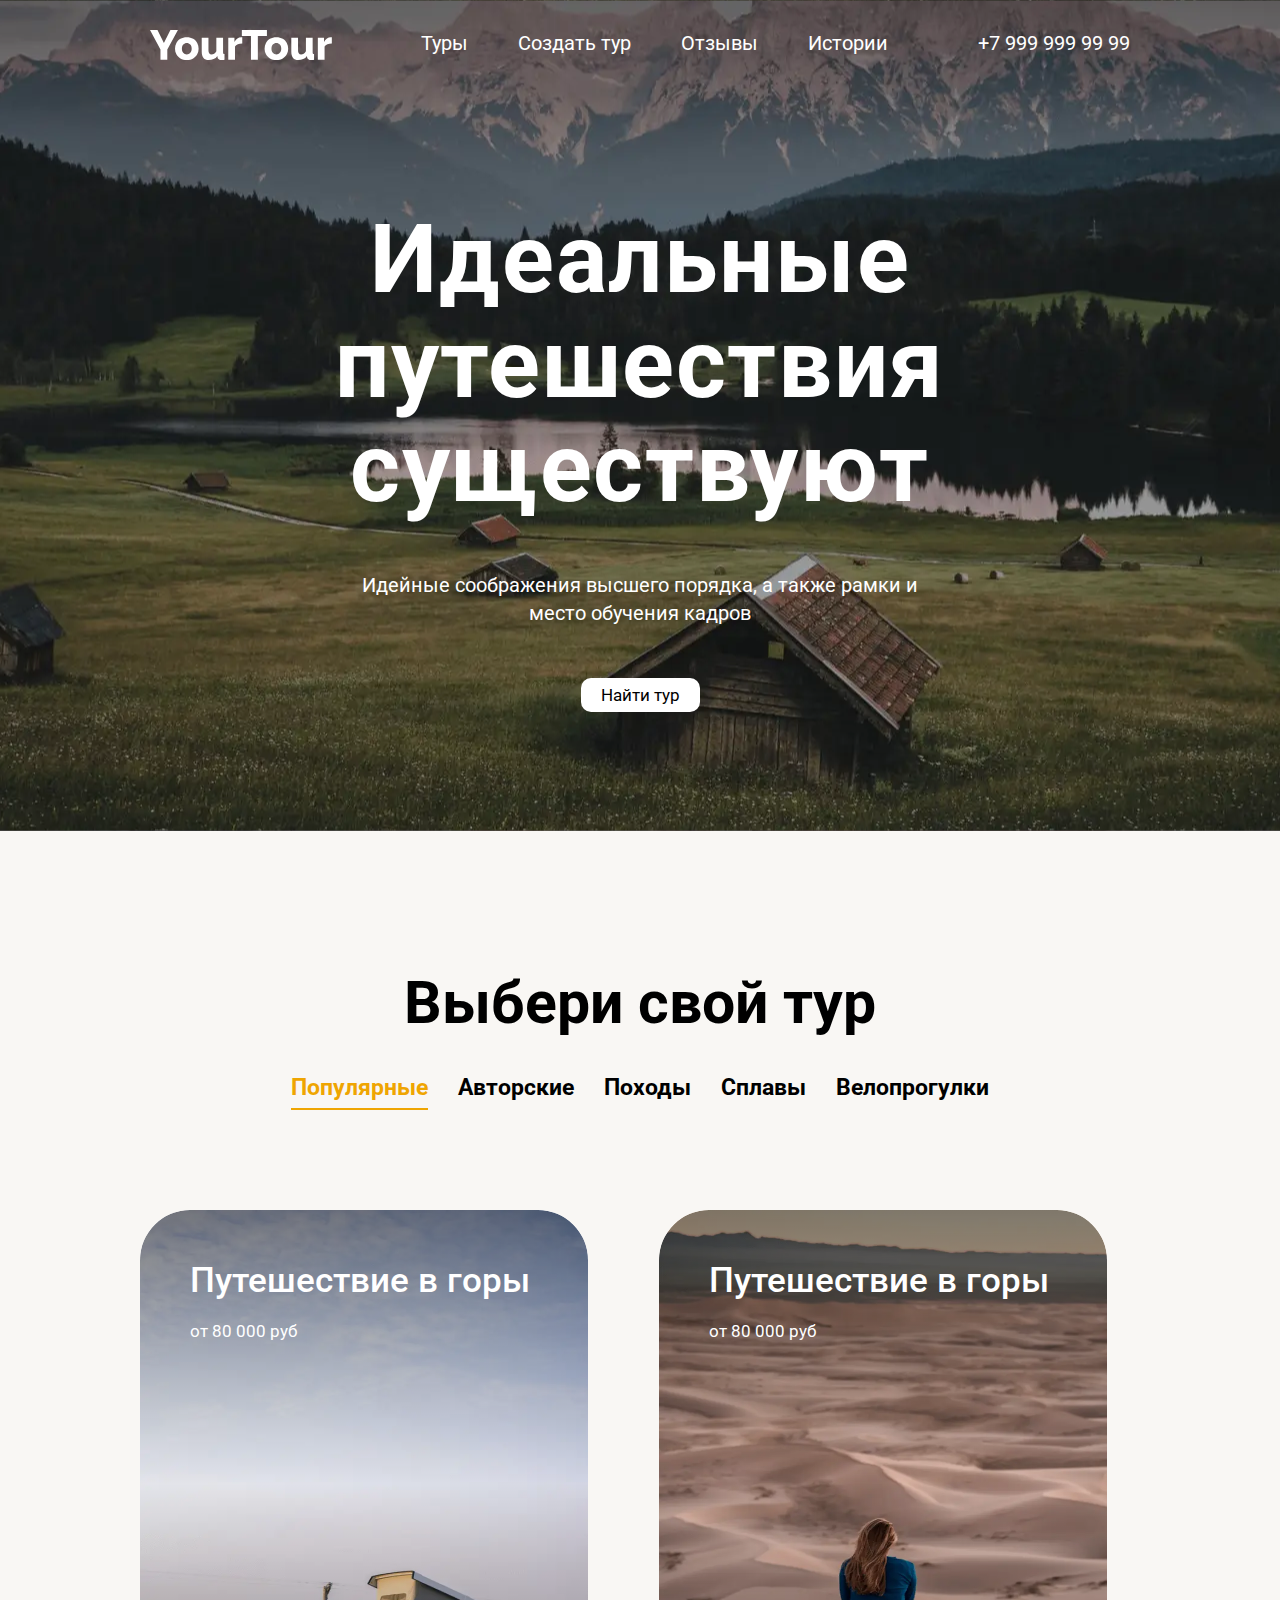
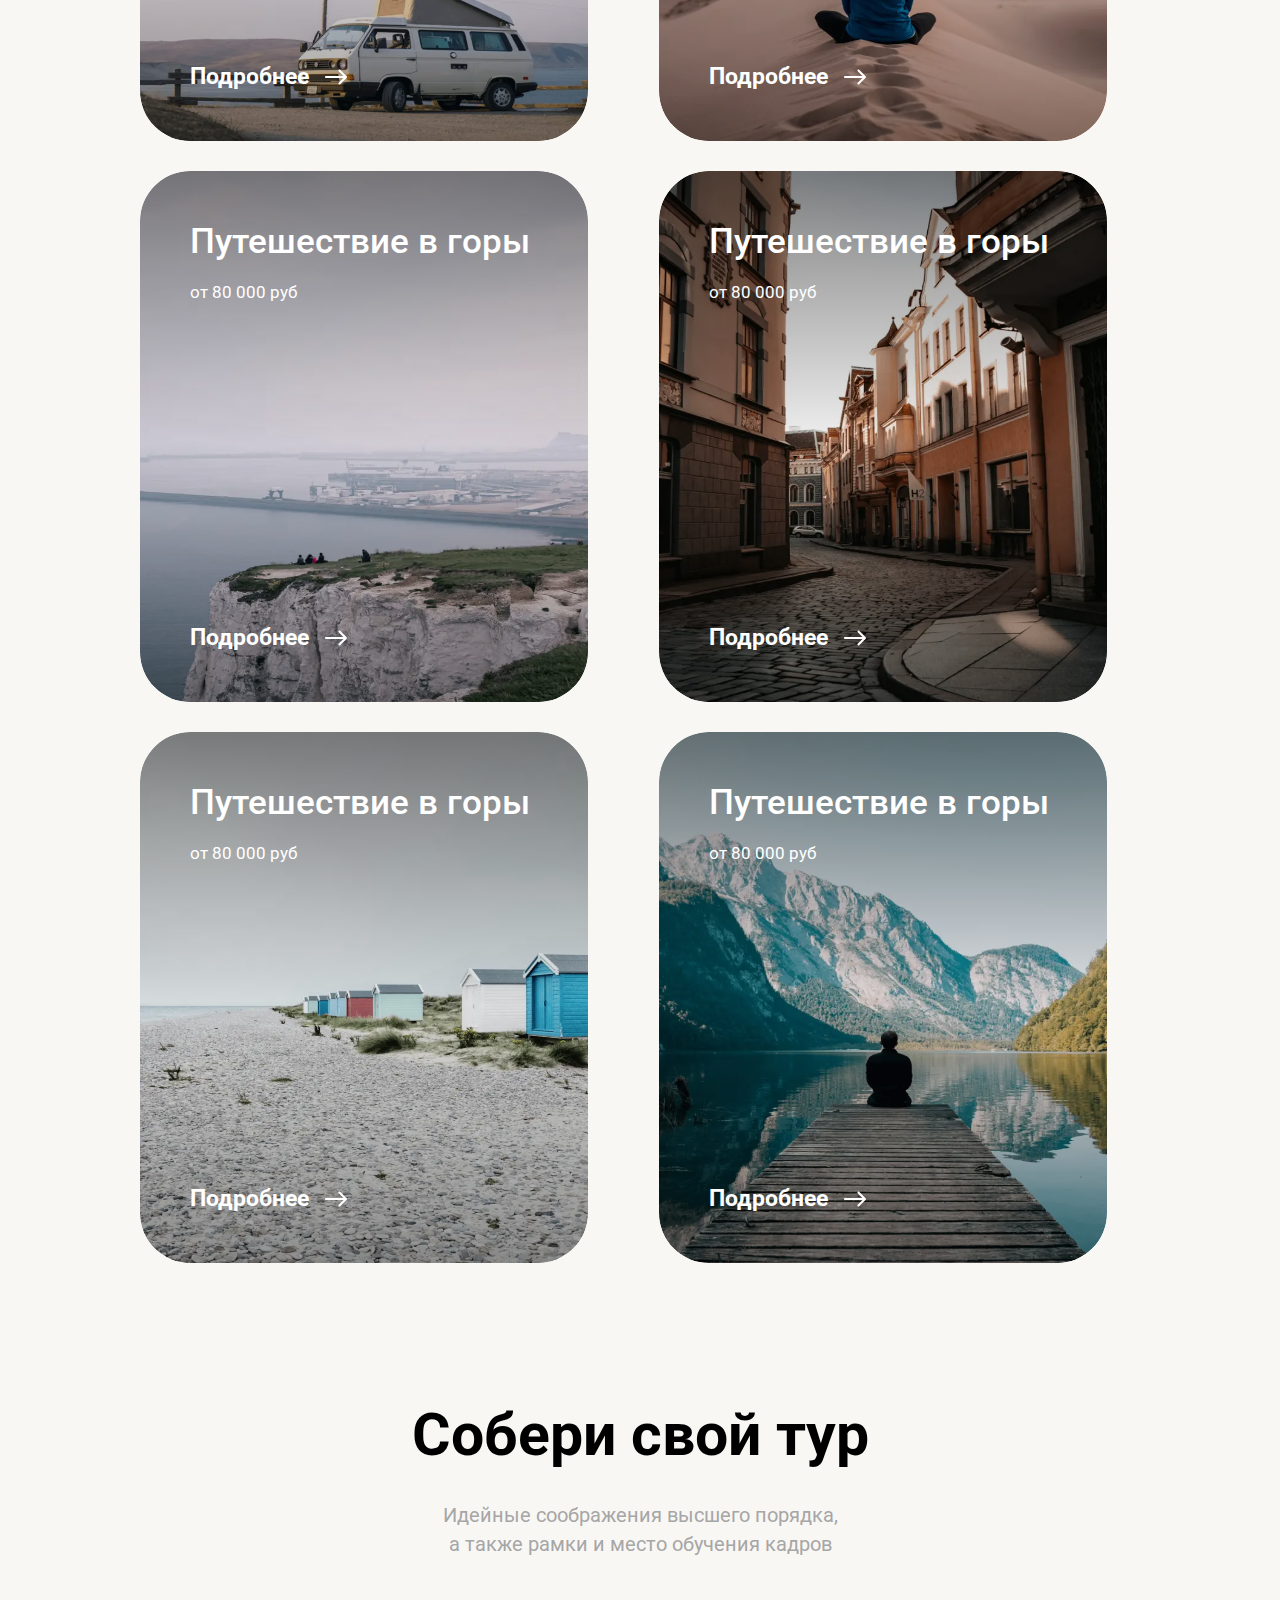
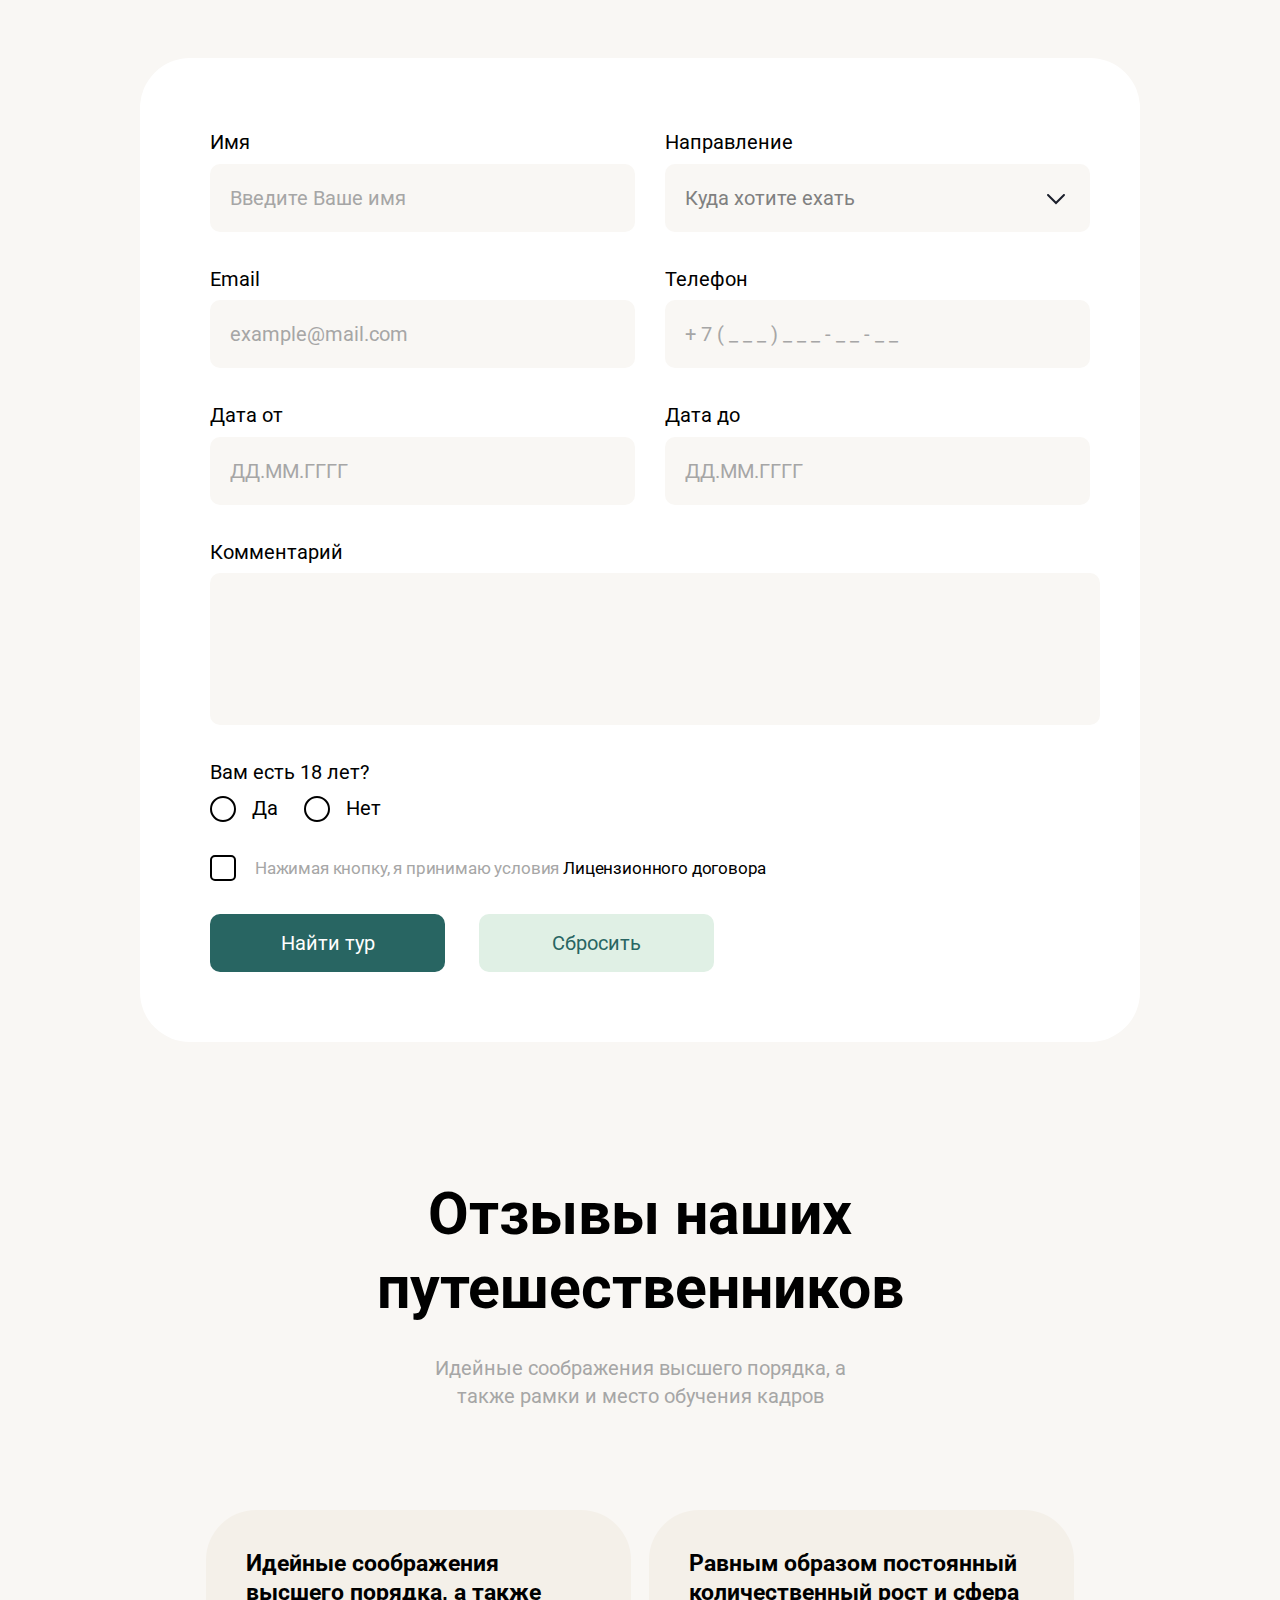
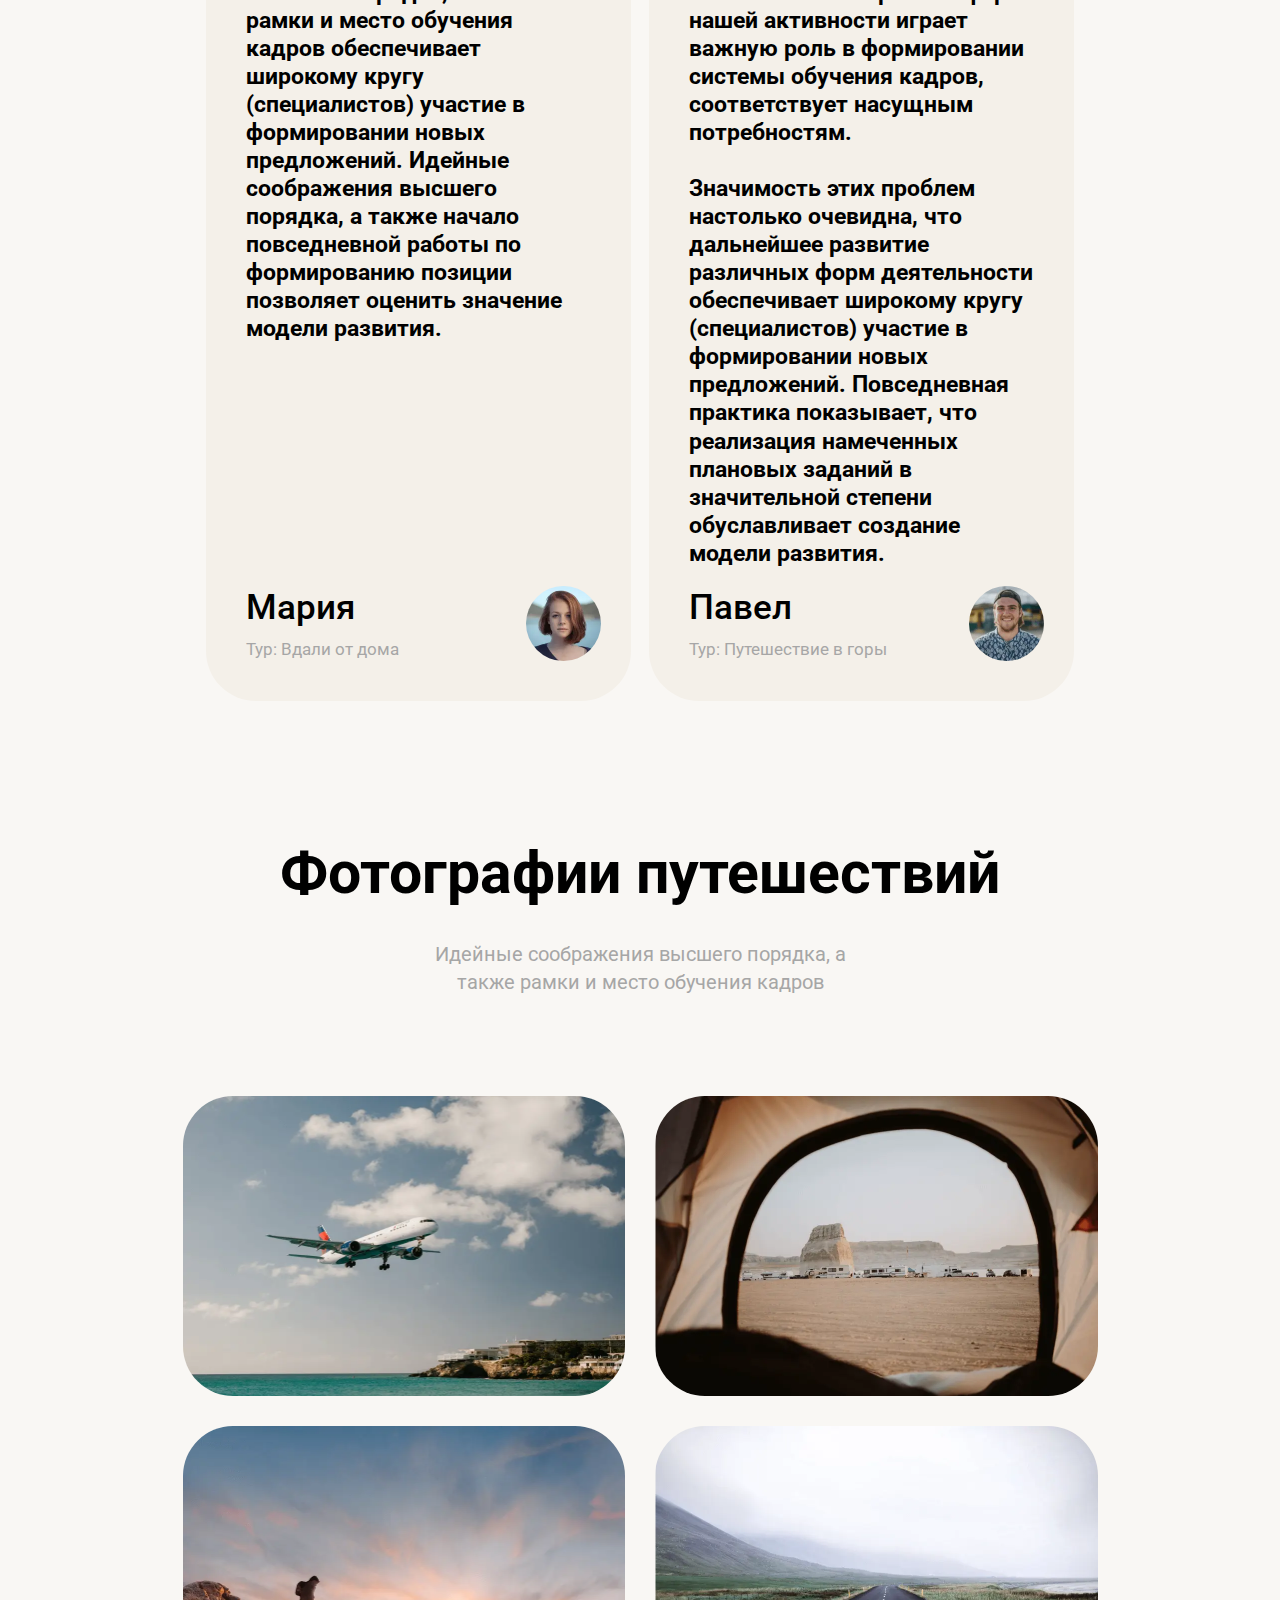
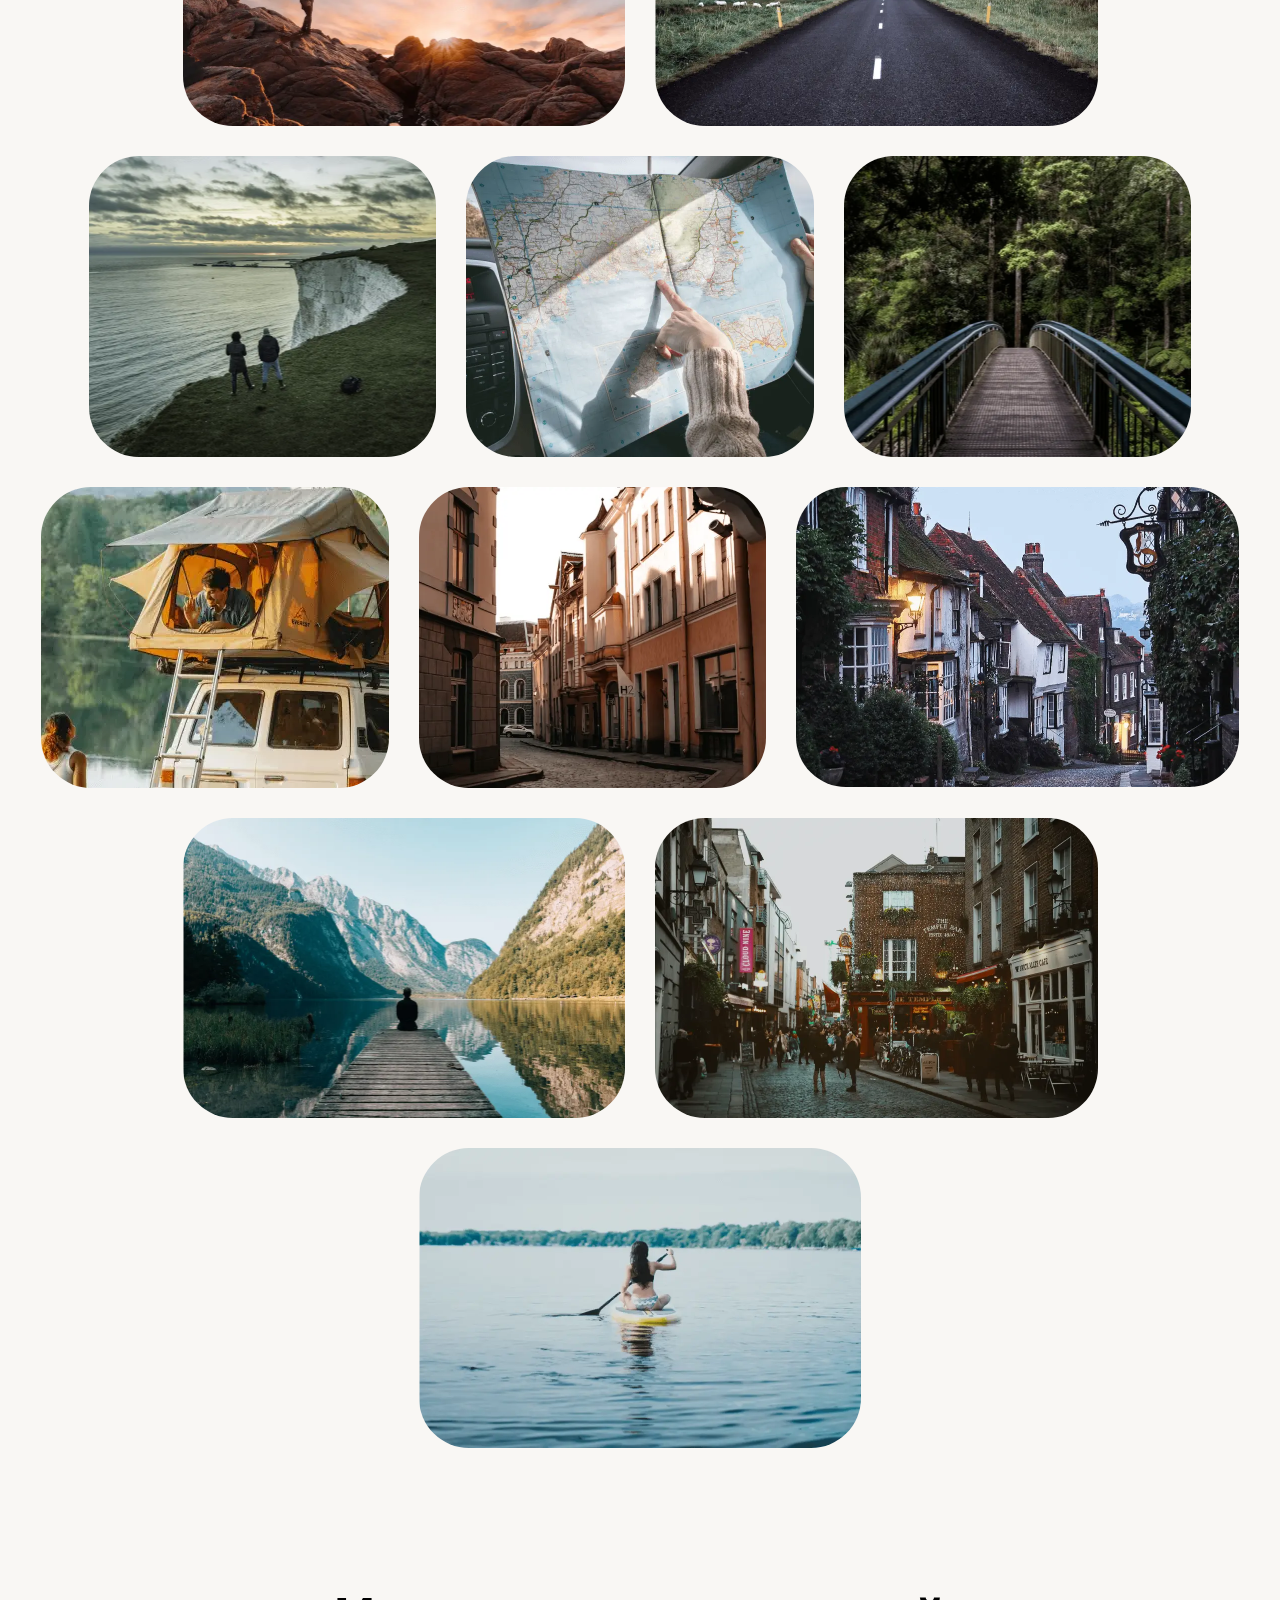
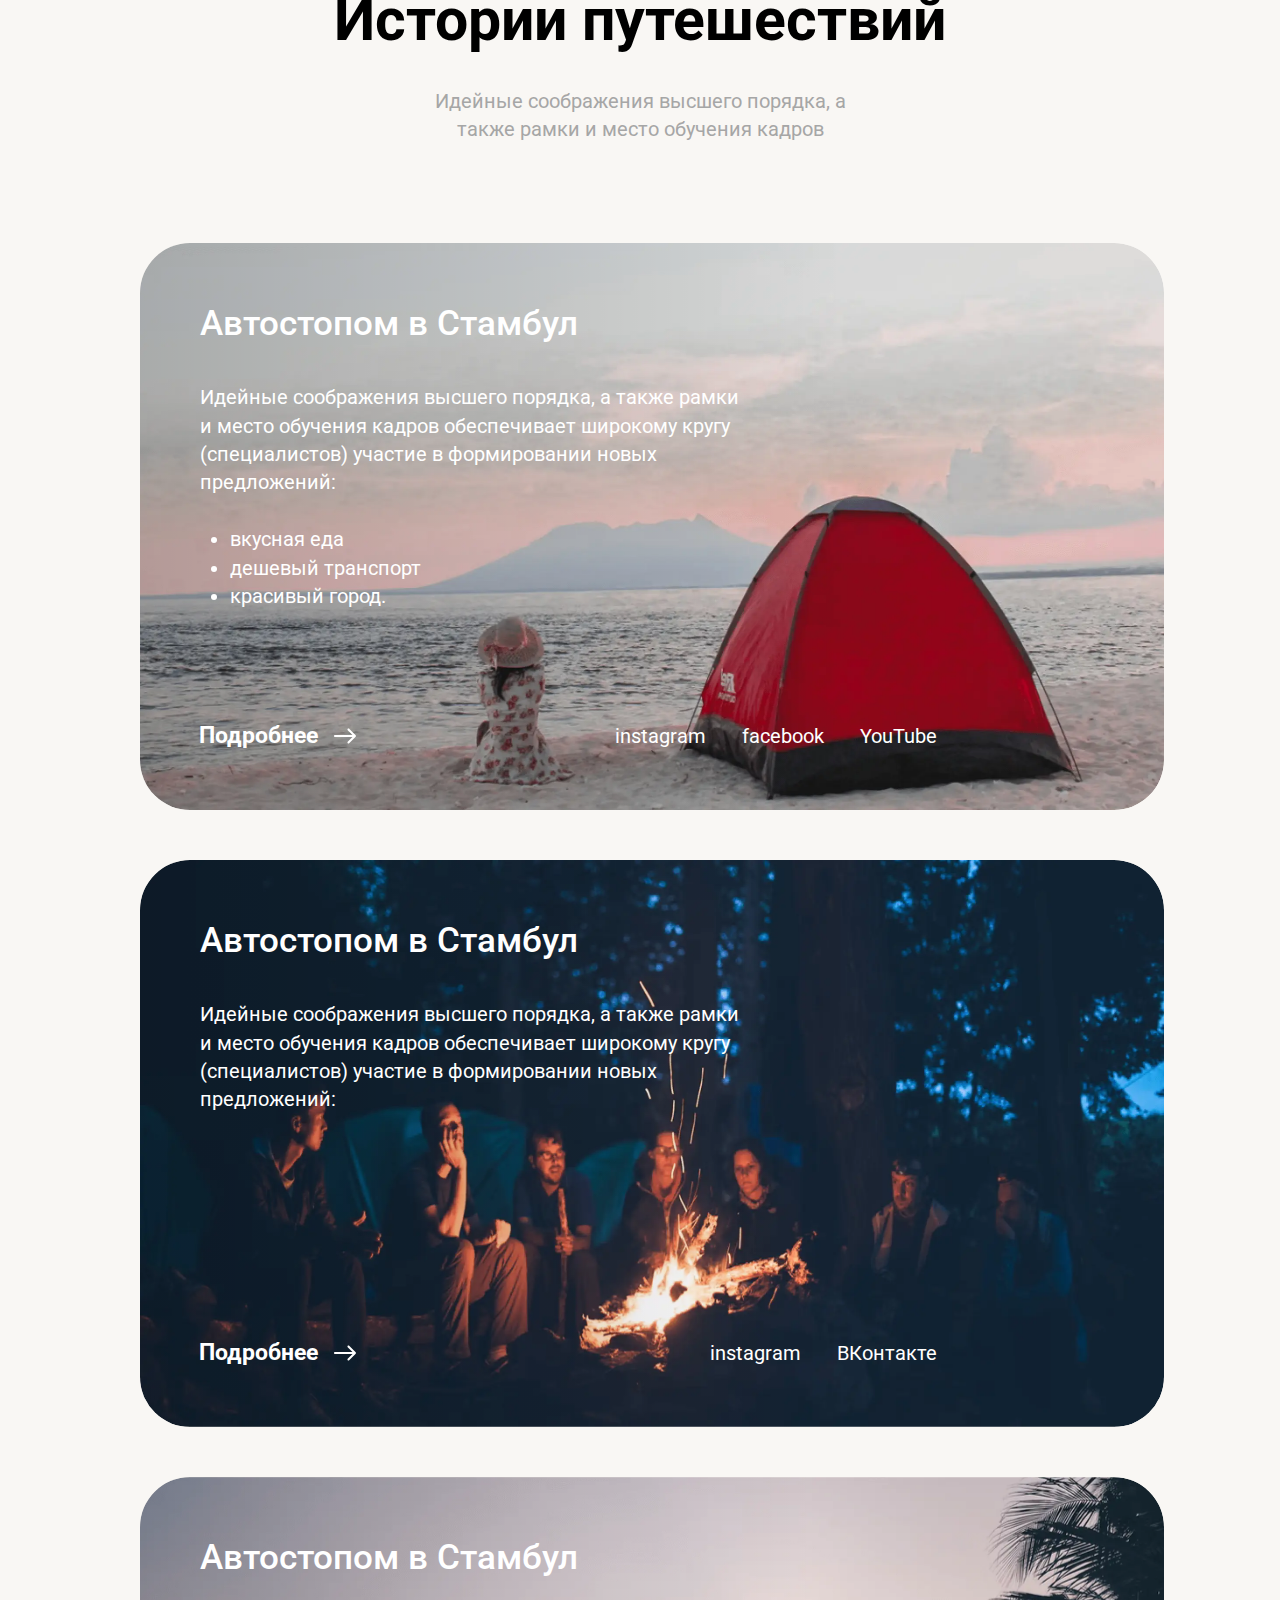
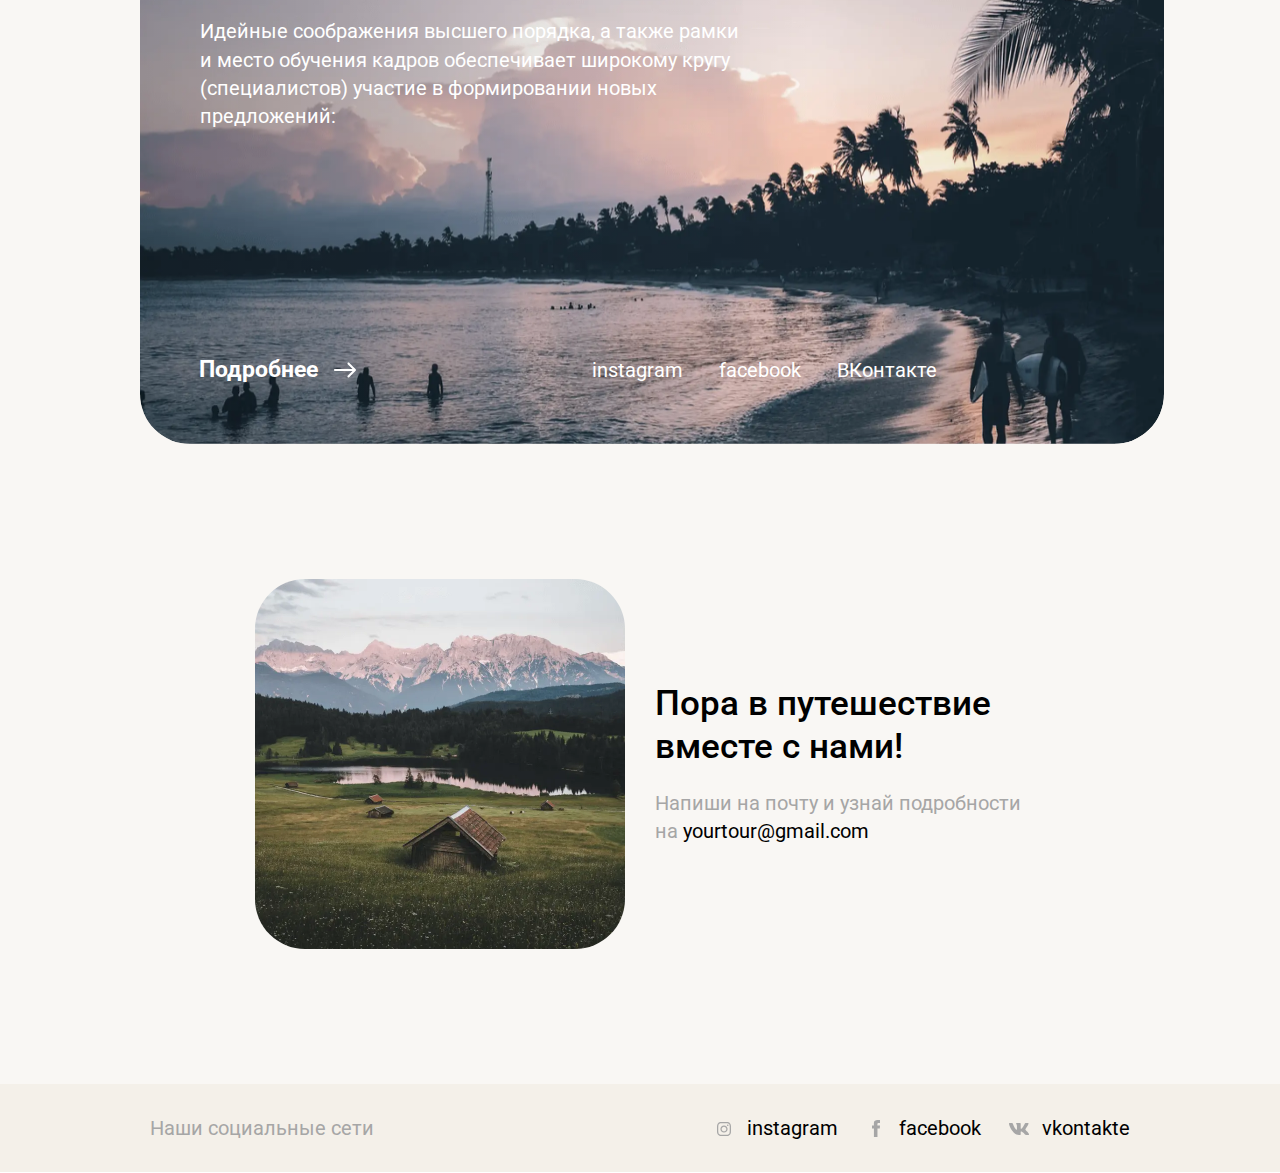
<file: index.html>
<!DOCTYPE html>
<html lang="en">

<head>
    <title>YourTour</title>
    <link rel="icon" type="image/x-icon" href="./images/favicon 32х32.svg">
    <meta charset="UTF-8">
    <meta name="viewport" content="width=device-width, initial-scale=1.0">
    <meta name="description" content="Идейные соображения высшего порядка, а также рамки и место обучения кадров" />
    <meta name="keywords" content="походы, автостопом в Стамбул, туры, путешествие в горы  " />
    <link rel="stylesheet" href="./yourTour.css">
</head>

<body>
    <header id="top">
        <div class="header__navigation">
            <img class="logo" src="./images/YourTour.svg" />
           <a class="hidden_link" href="#top"><img class="logo black-logo" src="./images/black_logo.svg" /></a> 
            <div class="header__items">
                <a class="header__item" href="#tours">Туры</a>
                <a class="header__item" href="#create-tour">Создать тур</a>
                <a class="header__item" href="#review">Отзывы</a>
                <a class="header__item" href="#history">Истории</a>
            </div>
            <a class="header__item" href="tel:+79999999999">+7 999 999 99 99</a>
        </div>
        <div class="header__banner">
            <p class="header__title">Идеальные путешествия существуют</p>
            <p class="header__subtitle">Идейные соображения высшего порядка, а также рамки и место обучения кадров</p>
            <button class="header__button">Найти тур</button>
        </div>
    </header>
    <div class="main">
        <div  id="tours" class="list">
            <h2 class="list__title">Выбери свой тур</h2>
            <div class="list__tabs">
                <p class="tab-active">Популярные</p>
                <p class="tab">Авторские</p>
                <p class="tab">Походы</p>
                <p class="tab">Сплавы</p>
                <p class="tab">Велопрогулки</p>
            </div>
            <div class="list__grid">
                <div class="list__item">
                    <img class="list__image" src="./images/card tour photo-1.webp" />
                    <div class="list__absolute">
                        <p class="list__subtitle">Путешествие в горы</p>
                        <p class="list__price">от 80 000 руб</p>
                    </div>
                    <button class="list__btn">
                        <span class="list__text-btn">Подробнее</span>
                        <img class="list__arrow" src="./images/arrow bt.svg" />
                    </button>
                </div>
                <div class="list__item">
                    <img class="list__image" src="./images/card tour photo-2.webp" />
                    <div class="list__absolute">
                        <p class="list__subtitle">Путешествие в горы</p>
                        <p class="list__price">от 80 000 руб</p>
                    </div>
                    <button class="list__btn">
                        <span class="list__text-btn">Подробнее</span>
                        <img class="list__arrow" src="./images/arrow bt.svg" />
                    </button>
                </div>
                <div class="list__item">
                    <img class="list__image" src="./images/card tour photo-3.webp" />
                    <div class="list__absolute">
                        <p class="list__subtitle">Путешествие в горы</p>
                        <p class="list__price">от 80 000 руб</p>
                    </div>
                    <button class="list__btn">
                        <span class="list__text-btn">Подробнее</span>
                        <img class="list__arrow" src="./images/arrow bt.svg" />
                    </button>
                </div>
                <div class="list__item">
                    <img class="list__image" src="./images/card tour photo-4.webp" />
                    <div class="list__absolute">
                        <p class="list__subtitle">Путешествие в горы</p>
                        <p class="list__price">от 80 000 руб</p>
                    </div>
                    <button class="list__btn">
                        <span class="list__text-btn">Подробнее</span>
                        <img class="list__arrow" src="./images/arrow bt.svg" />
                    </button>
                </div>
                <div class="list__item">
                    <img class="list__image" src="./images/card tour photo-5.webp" />
                    <div class="list__absolute">
                        <p class="list__subtitle">Путешествие в горы</p>
                        <p class="list__price">от 80 000 руб</p>
                    </div>
                    <button class="list__btn">
                        <span class="list__text-btn">Подробнее</span>
                        <img class="list__arrow" src="./images/arrow bt.svg" />
                    </button>
                </div>
                <div class="list__item">
                    <img class="list__image" src="./images/card tour photo-6.webp" />
                    <div class="list__absolute">
                        <p class="list__subtitle">Путешествие в горы</p>
                        <p class="list__price">от 80 000 руб</p>
                    </div>
                    <button class="list__btn">
                        <span class="list__text-btn">Подробнее</span>
                        <img class="list__arrow" src="./images/arrow bt.svg" />
                    </button>
                </div>

            </div>
        </div>
        <div  id="create-tour" class="form-block">
            <h2 class="block-title">Собери свой тур</h2>
            <p class="block-subtitle">Идейные соображения высшего порядка, а также рамки и место обучения кадров</p>
            <form class="form">
                <div class="form__item">
                    <label class="item_title">Имя</label>
                    <input class="form__input" placeholder="Введите Ваше имя" />
                </div>
                <div class="form__item">
                    <label class="item_title" for="select">Направление</label>
                    <select required id="select">
                        <option disabled selected hidden value="">Куда хотите ехать</option>
                        <option value="travel">Путешествие в горы</option>
                        <option value="travel">Путешествие в горы</option>
                        <option value="travel">Путешествие в горы</option>
                        <option value="travel">Путешествие в горы</option>
                    </select>
                </div>
                <div class="form__item">
                    <label for="email" class="item_title">Email</label>
                    <input type="email" id="email" class="form__input" placeholder="example@mail.com" />
                </div>
                <div class="form__item">
                    <label for="tel" class="item_title">Телефон</label>
                    <input id="tel" type="tel" class="form__input tel" placeholder="+ 7 ( _ _ _ ) _ _ _ - _ _ - _ _" />
                </div>
                <div class="form__item">
                    <label for="date-1" for="text" class="item_title">Дата от</label>
                    <input id="date-1" type="text" onfocus="(this.type='date')" onblur="(this.type='text')"
                        class="form__input" placeholder="ДД.ММ.ГГГГ" />
                </div>
                <div class="form__item">
                    <label for="date-2" class="item_title">Дата до</label>
                    <input id="date-2" type="text" onfocus="(this.type='date')" onblur="(this.type='text')"
                        class="form__input" placeholder="ДД.ММ.ГГГГ" />
                </div>
                <div class="form__item item_comment">
                    <label for="comment" class="item_title">Комментарий</label>
                    <textarea id="comment" class="form__input-comment"></textarea>
                </div>
                <div class="form__radio">
                    <p class="item_title">Вам есть 18 лет?</p>
                    <div class="radio_labels">
                        <label>
                            <input class="radio" type="radio" name="question">
                            Да
                        </label>
                        <label>
                            <input class="radio" type="radio" name="question">
                            Нет
                        </label>
                    </div>
                </div>
                <div class="form__checkbox">
                    <input class="checkbox" id="check" type="checkbox" />
                    <label for="check">Нажимая кнопку, я принимаю условия <button type="button">Лицензионного
                            договора</button></label>
                </div>
                <div class="form__buttons">
                    <button type="submit" class="button-submit">Найти тур</button>
                    <button type="button" class="button-reset">Сбросить</button>
                </div>
            </form>
        </div>
        <div id="review" class="reviews">
            <h2 class="block-title">Отзывы наших путешественников</h2>
            <p class="block-subtitle">Идейные соображения высшего порядка, а также рамки и место обучения кадров</p>
            <div class="reviews__cards">
                <div class="reviews__card">
                    <p class="reviews__text">Идейные соображения высшего порядка, а также рамки и место обучения кадров
                        обеспечивает широкому кругу (специалистов) участие в формировании новых предложений. Идейные
                        соображения высшего порядка, а также начало повседневной работы по формированию позиции
                        позволяет оценить значение модели развития.</p>
                    <div class="reviews__info">
                        <div class="flex">
                            <p class="reviews__name">Мария</p>
                            <p class="reviews__tour">Тур: Вдали от дома </p>
                        </div>
                        <img class="reviews_image" src="./images/review photo-1.webp" />
                    </div>
                </div>
                <div class="reviews__card">
                    <p class="reviews__text">Равным образом постоянный количественный рост и сфера нашей активности
                        играет важную роль в формировании системы обучения кадров, соответствует насущным потребностям.

                    <p class="reviews__text">Значимость этих проблем настолько очевидна, что дальнейшее развитие
                        различных форм деятельности
                        обеспечивает широкому кругу (специалистов) участие в формировании новых предложений.
                        Повседневная практика показывает, что реализация намеченных плановых заданий в значительной
                        степени обуславливает создание модели развития.</p>
                    </p>
                    <div class="reviews__info">
                        <div class="flex">
                            <p class="reviews__name">Павел</p>
                            <p class="reviews__tour">Тур: Путешествие в горы </p>
                        </div>
                        <img class="reviews_image" src="./images/review photo-2.webp" />
                    </div>
                </div>
            </div>
        </div>
        <div class="gallery">
            <h2 class="block-title">Фотографии путешествий</h2>
            <p class="block-subtitle">Идейные соображения высшего порядка, а также рамки и место обучения кадров</p>
            <div class="gallery__list">
                <img class="gallery__item" src="./images/travel photo-1.webp" />
                <img class="gallery__item hide" src="./images/travel photo-2.webp" />
                <img class="gallery__item mobile" src="./images/travel photo-3.webp" />
                <img class="gallery__item" src="./images/travel photo-4.webp" />
                <img class="gallery__item small-item" src="./images/travel photo-5.webp" />
                <img class="gallery__item small-item mobile" src="./images/travel photo-6.webp" />
                <img class="gallery__item small-item hide" src="./images/travel photo-7.webp" />
                <img class="gallery__item small-item" src="./images/travel photo-8.webp" />
                <img class="gallery__item small-item" src="./images/travel photo-13.webp" />
                <img class="gallery__item" src="./images/travel photo-9.webp" />
                <img class="gallery__item" src="./images/travel photo-10.webp" />
                <img class="gallery__item mobile" src="./images/travel photo-11.webp" />
                <img class="gallery__item hide" src="./images/travel photo-12.webp" />
            </div>
        </div>
        <div id="history" class="list-history">
            <h2 class="block-title">Истории путешествий</h2>
            <p class="block-subtitle">Идейные соображения высшего порядка, а также рамки и место обучения кадров</p>
            <div class="list-history__cards">
                <div class="card-history">
                    <img class="img-history" src="./images/story photo-1.webp" />
                    <div class="history-info">
                        <p class="history-info__title">Автостопом в Стамбул</p>
                        <p class="history-info__subtitle">Идейные соображения высшего порядка, а также рамки и место
                            обучения кадров обеспечивает широкому
                            кругу (специалистов) участие в формировании новых предложений:</p>
                        <ul class="history-points">
                            <li class="points-item"> вкусная еда</li>
                            <li>дешевый транспорт</li>
                            <li>красивый город.</li>
                        </ul>
                        <div class="info-btn">
                            <button class="list__btn">
                                <span class="list__text-btn">Подробнее</span>
                                <img class="list__arrow" src="./images/arrow bt.svg" />
                            </button>
                            <div class="social">
                                <button>instagram</button>
                                <button>facebook</button>
                                <button>YouTube</button>
                            </div>
                        </div>
                    </div>
                </div>
                <div class="card-history">
                    <img class="img-history" src="./images/story photo-2.webp" />
                    <div class="history-info">
                        <p class="history-info__title">Автостопом в Стамбул</p>
                        <p class="history-info__subtitle">Идейные соображения высшего порядка, а также рамки и место
                            обучения кадров обеспечивает широкому
                            кругу (специалистов) участие в формировании новых предложений:</p>
                        <div class="info-btn">
                            <button class="list__btn">
                                <span class="list__text-btn">Подробнее</span>
                                <img class="list__arrow" src="./images/arrow bt.svg" />
                            </button>
                            <div class="social">
                                <button>instagram</button>
                                <button>ВКонтакте</button>
                            </div>
                        </div>
                    </div>
                </div>
                <div class="card-history">
                    <img class="img-history" src="./images/story photo-3.webp" />
                    <div class="history-info">
                        <p class="history-info__title">Автостопом в Стамбул</p>
                        <p class="history-info__subtitle">Идейные соображения высшего порядка, а также рамки и место
                            обучения кадров обеспечивает широкому
                            кругу (специалистов) участие в формировании новых предложений:
                        </p>
                        <div class="info-btn">
                            <button class="list__btn">
                                <span class="list__text-btn">Подробнее</span>
                                <img class="list__arrow" src="./images/arrow bt.svg" />
                            </button>
                            <div class="social">
                                <button>instagram</button>
                                <button>facebook</button>
                                <button>ВКонтакте</button>
                            </div>
                        </div>
                    </div>
                </div>
            </div>
        </div>
    </div> 
    <footer>
        <div class="email">
            <img class="email_img" src="./images/footer photo.webp" />
            <div class="email_info">
                <p class="email_title">Пора в путешествие вместе с нами!</p>
                <p class="email_subtitle">Напиши на почту и узнай подробности на
                    <a href="mailto:yourtour@gmail.com" class="email_btn">yourtour@gmail.com </a>
                </p>
            </div>

        </div>
        <div class="footer_navigation">
            <div class="navigation__container">
                <p class="navigation__title">Наши социальные сети</p>
                <div class="social">
                    <button class="navigation__social">
                        <img class="social_icon" src="./images/inst.svg" />
                        <p class="social_name">instagram</p>
                    </button>
                    <button class="navigation__social">
                        <img class="social_icon" src="./images/fb.svg" />
                        <p class="social_name">facebook</p>
                    </button>
                    <button class="navigation__social">
                        <img class="social_icon" src="./images/vk.svg" />
                        <p class="social_name">vkontakte</p>
                    </button>
                </div>

            </div>
        </div>
    </footer>
    <script src="./yourTour.js"></script>
</body>

</html>
</file>
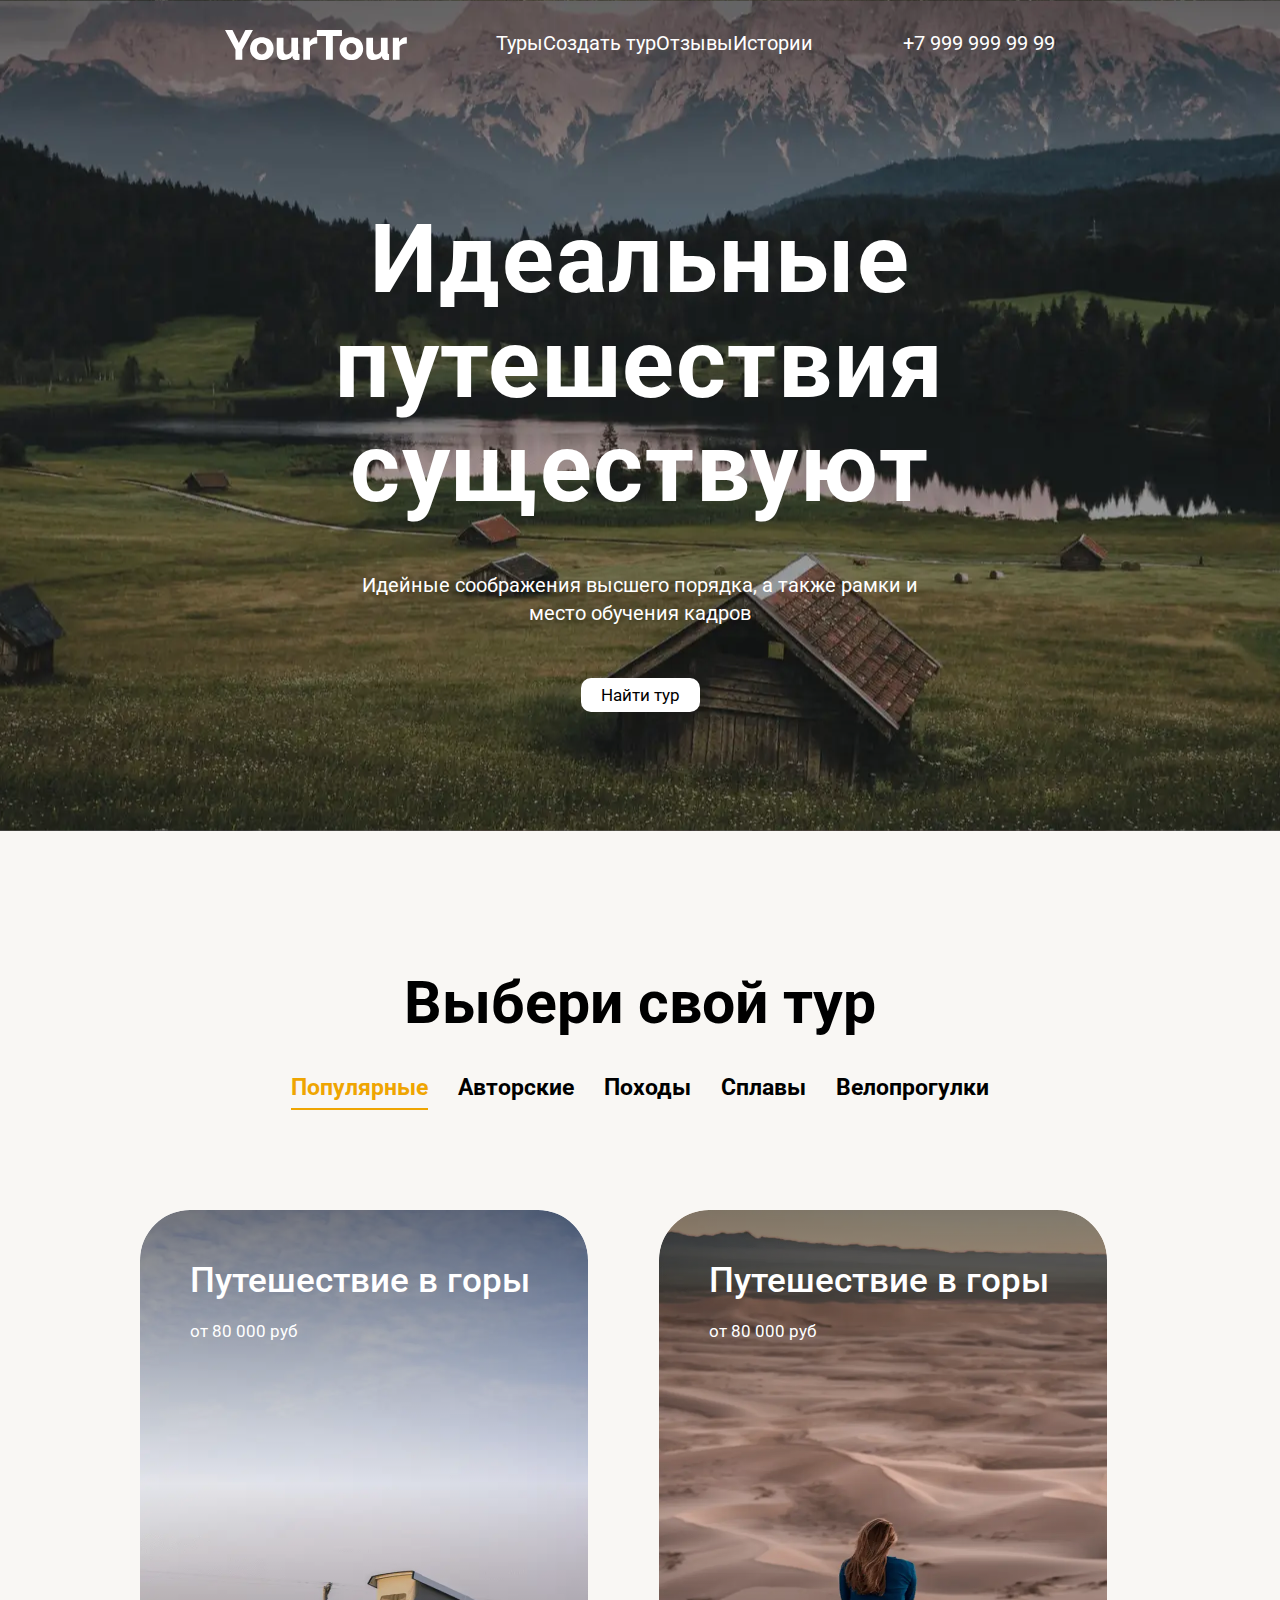
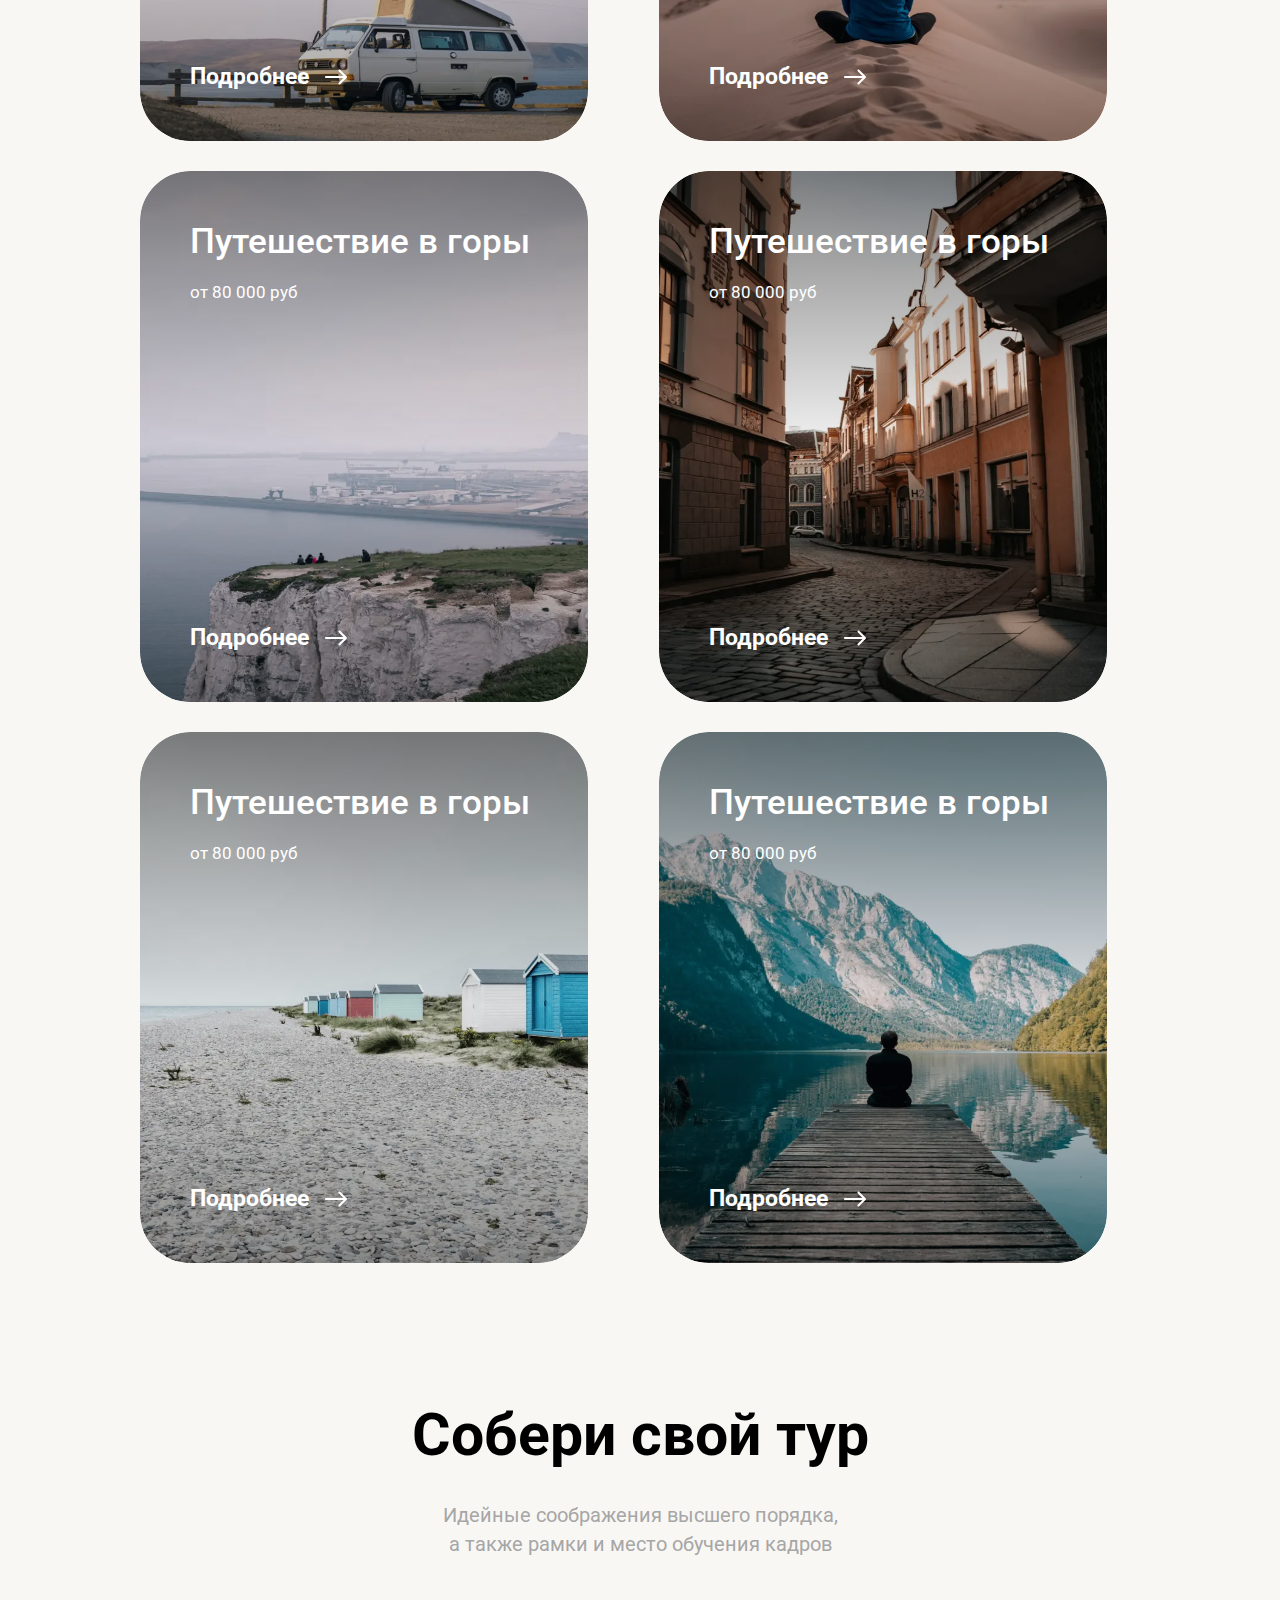
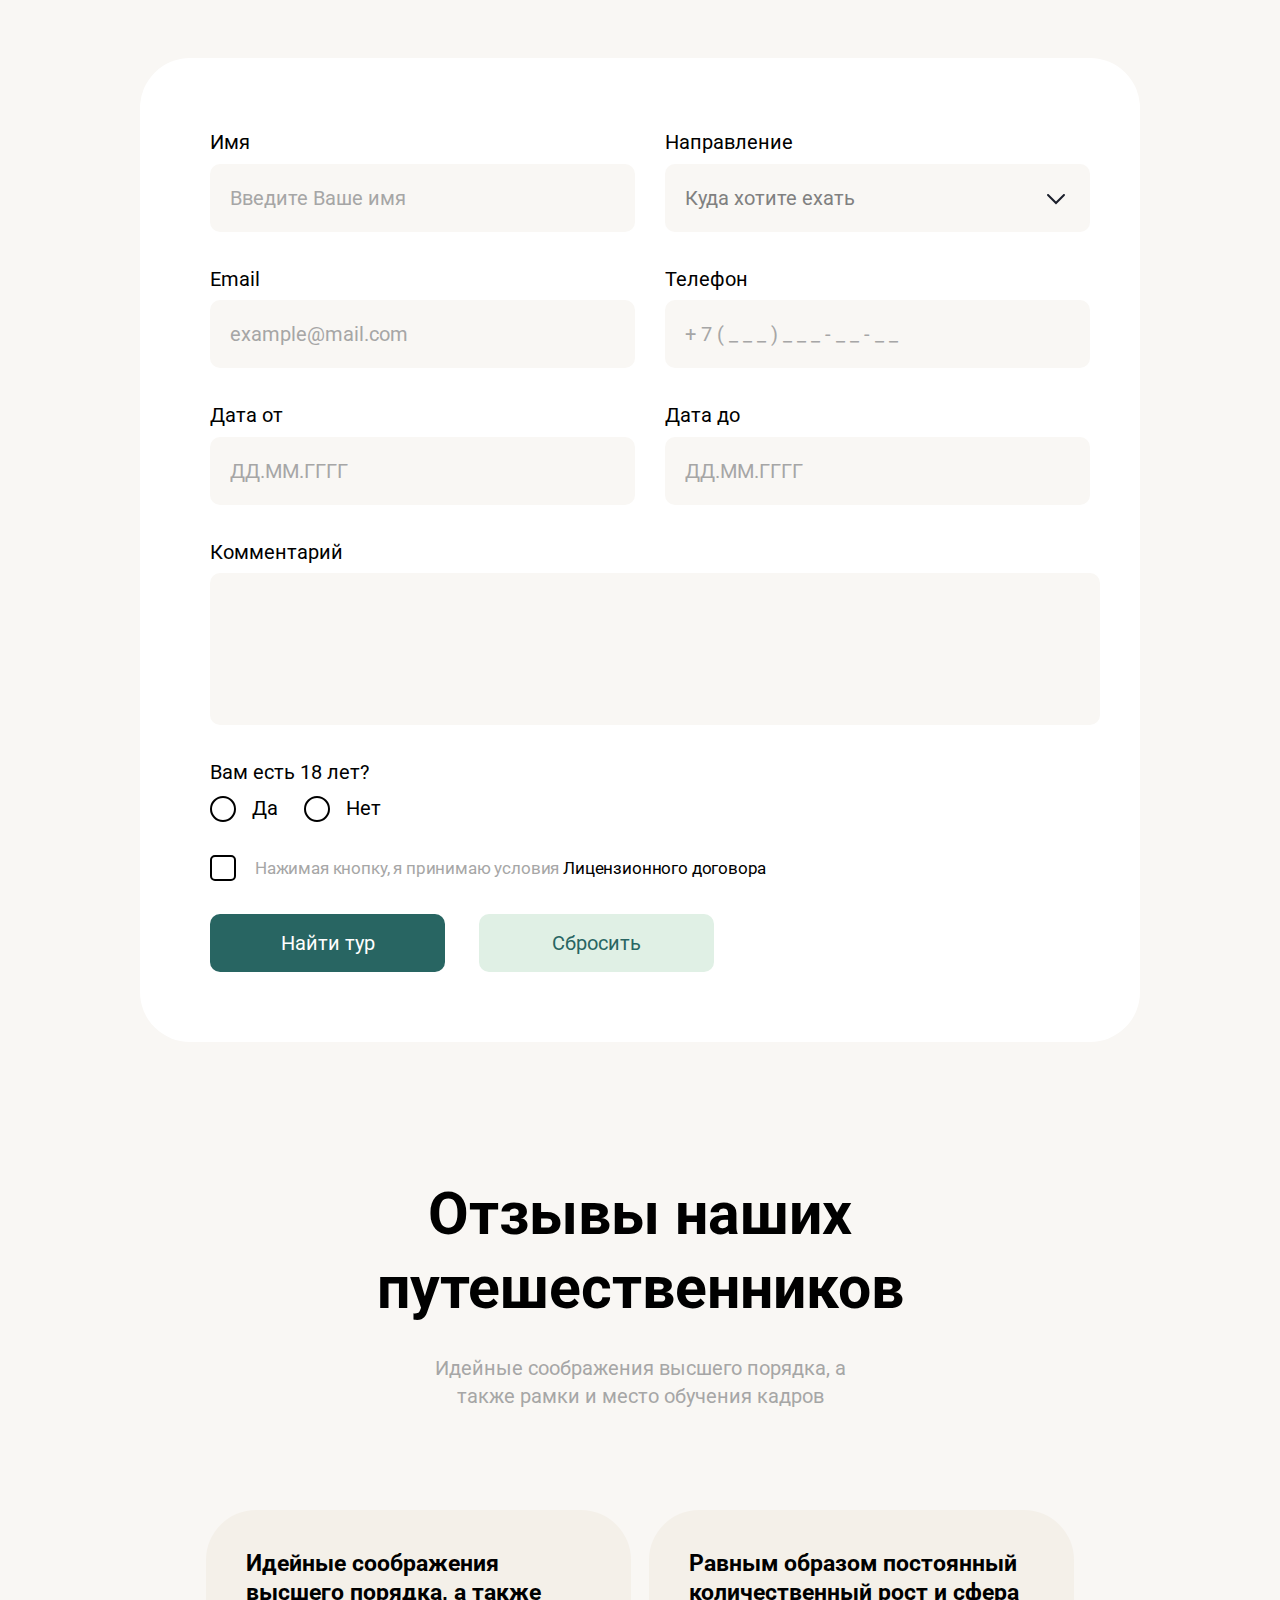
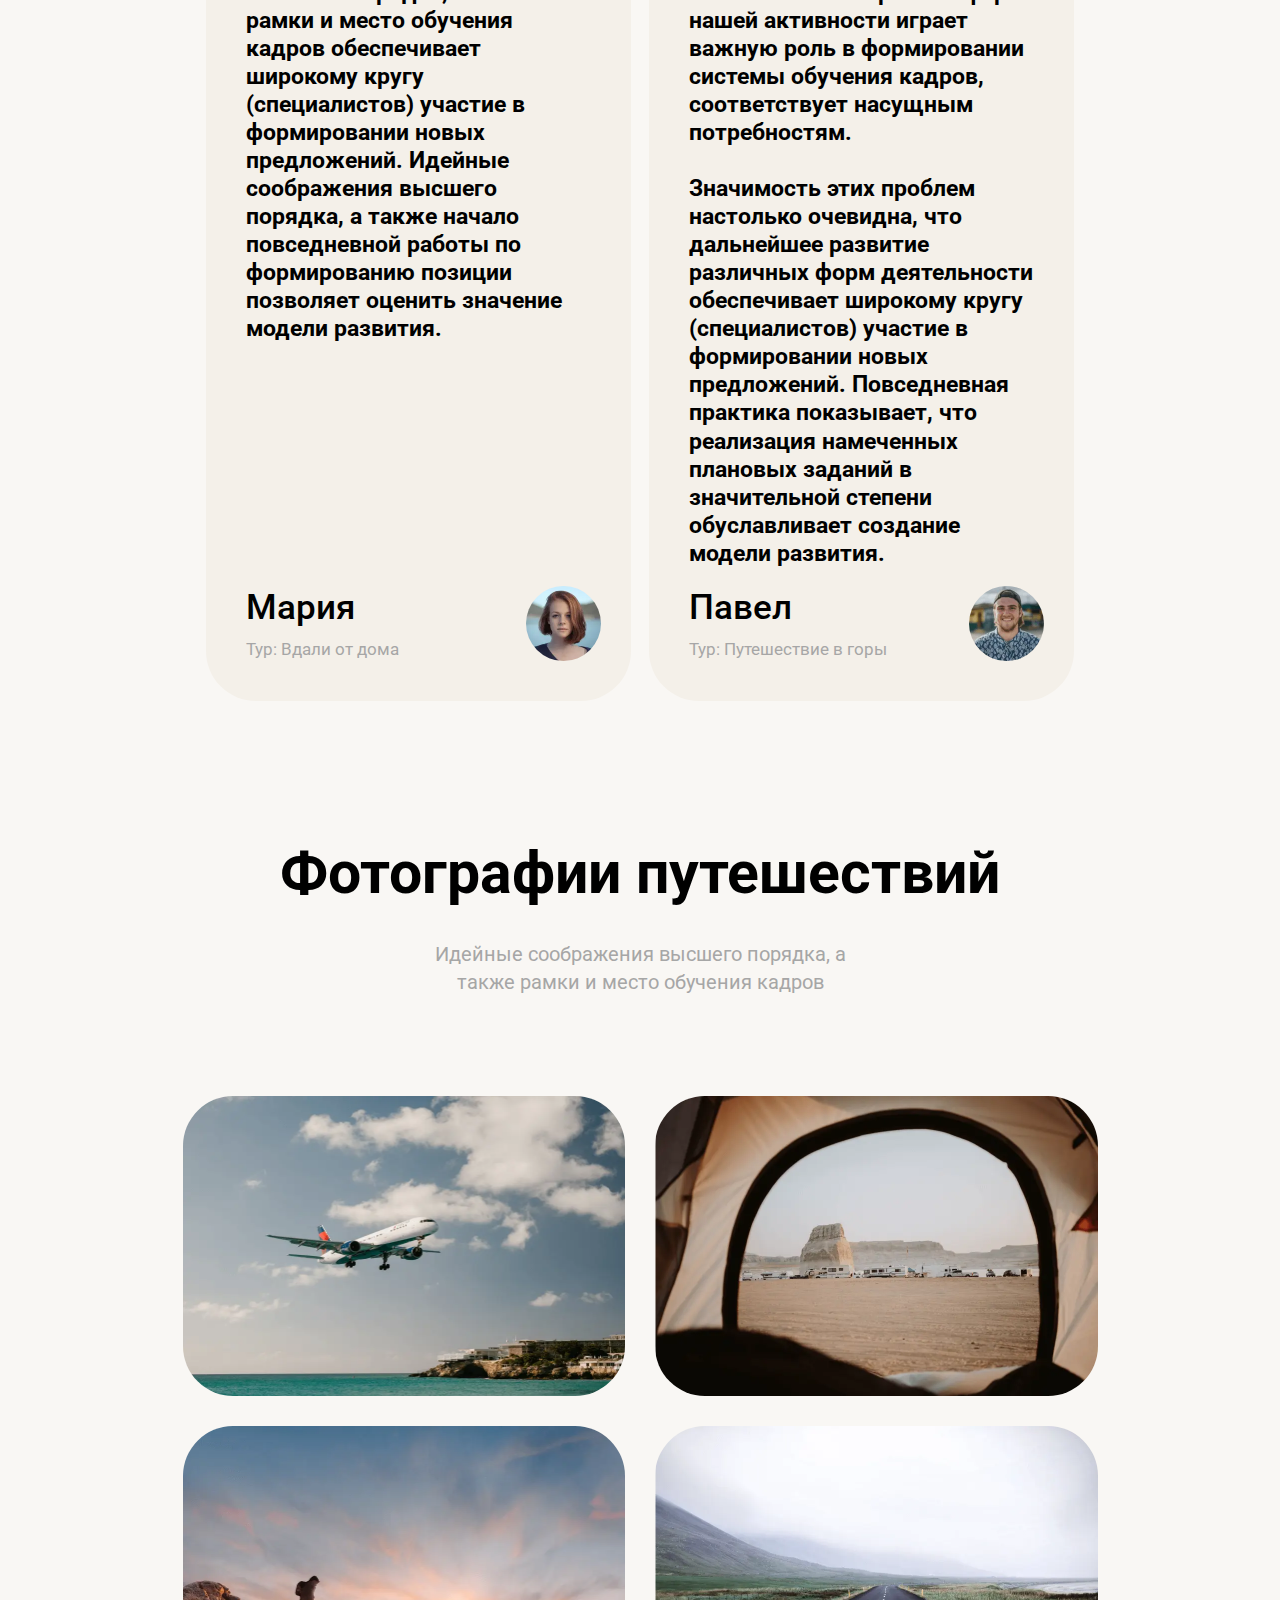
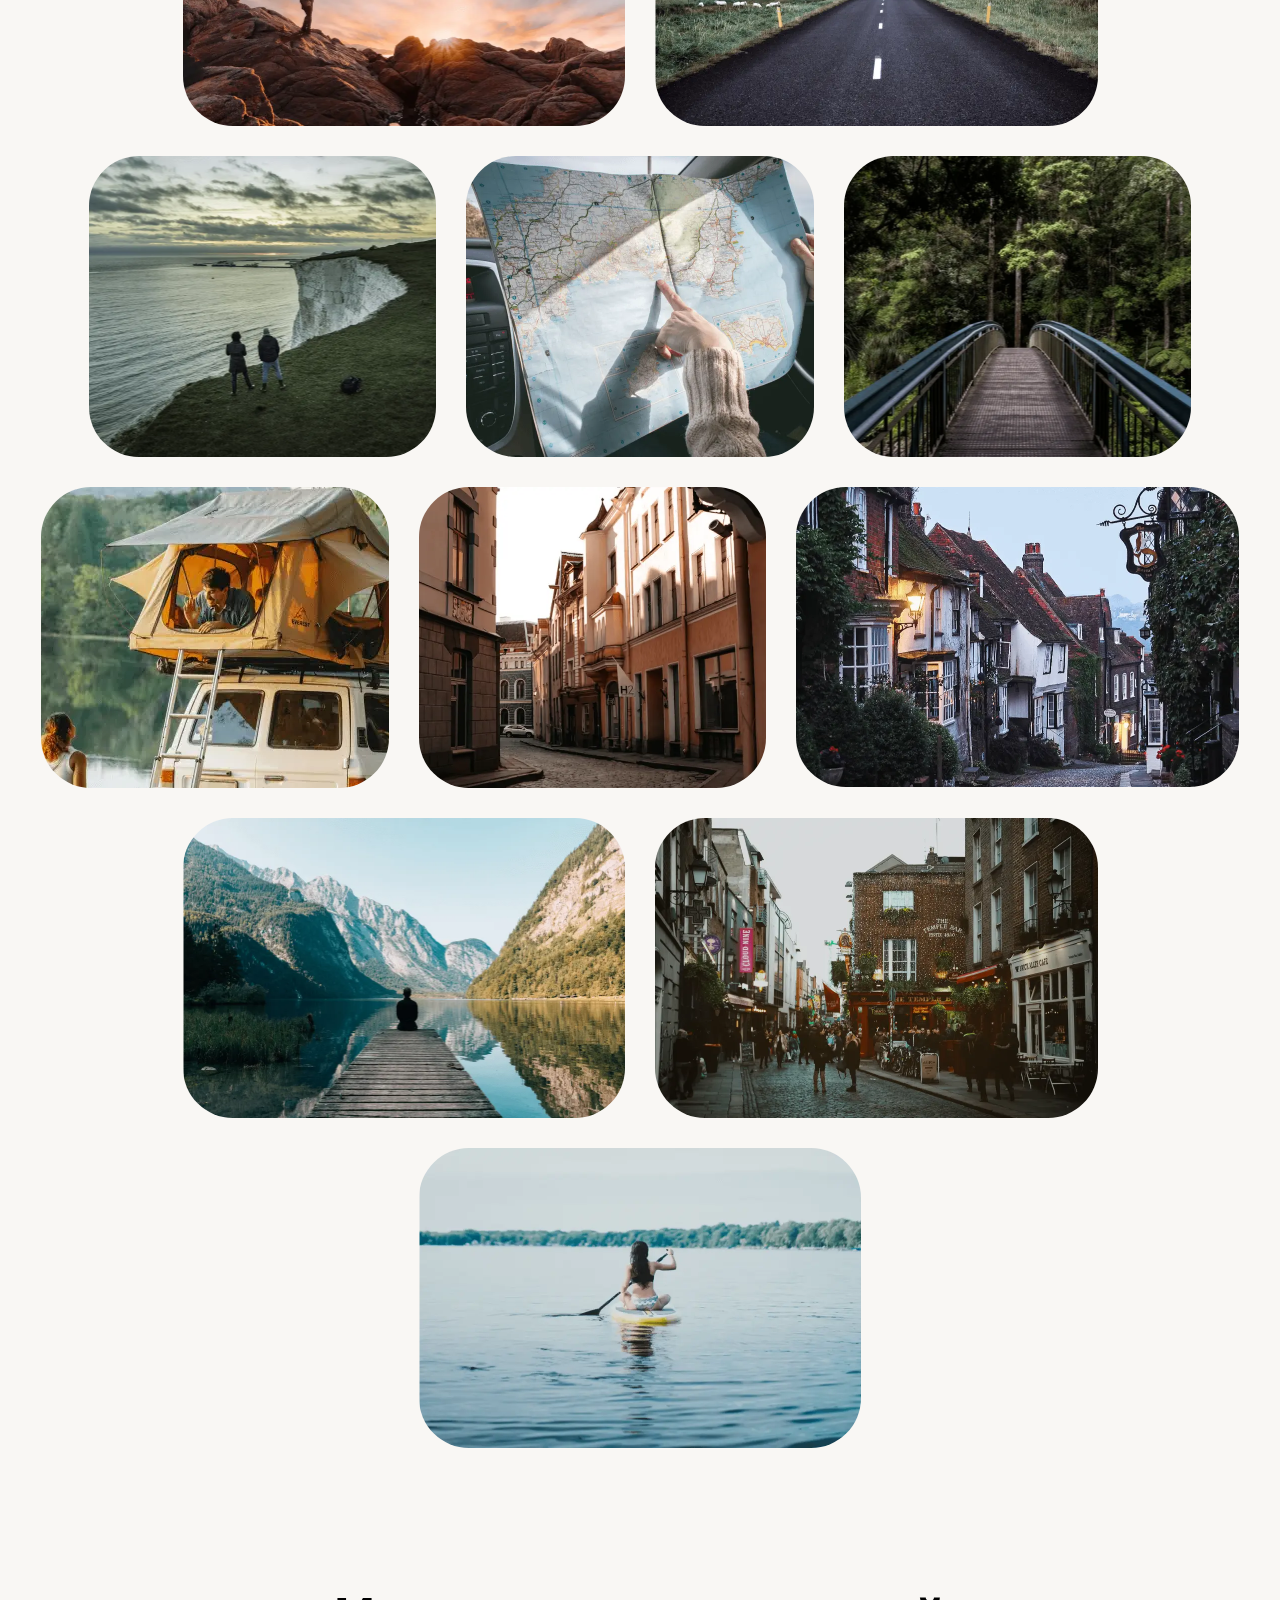
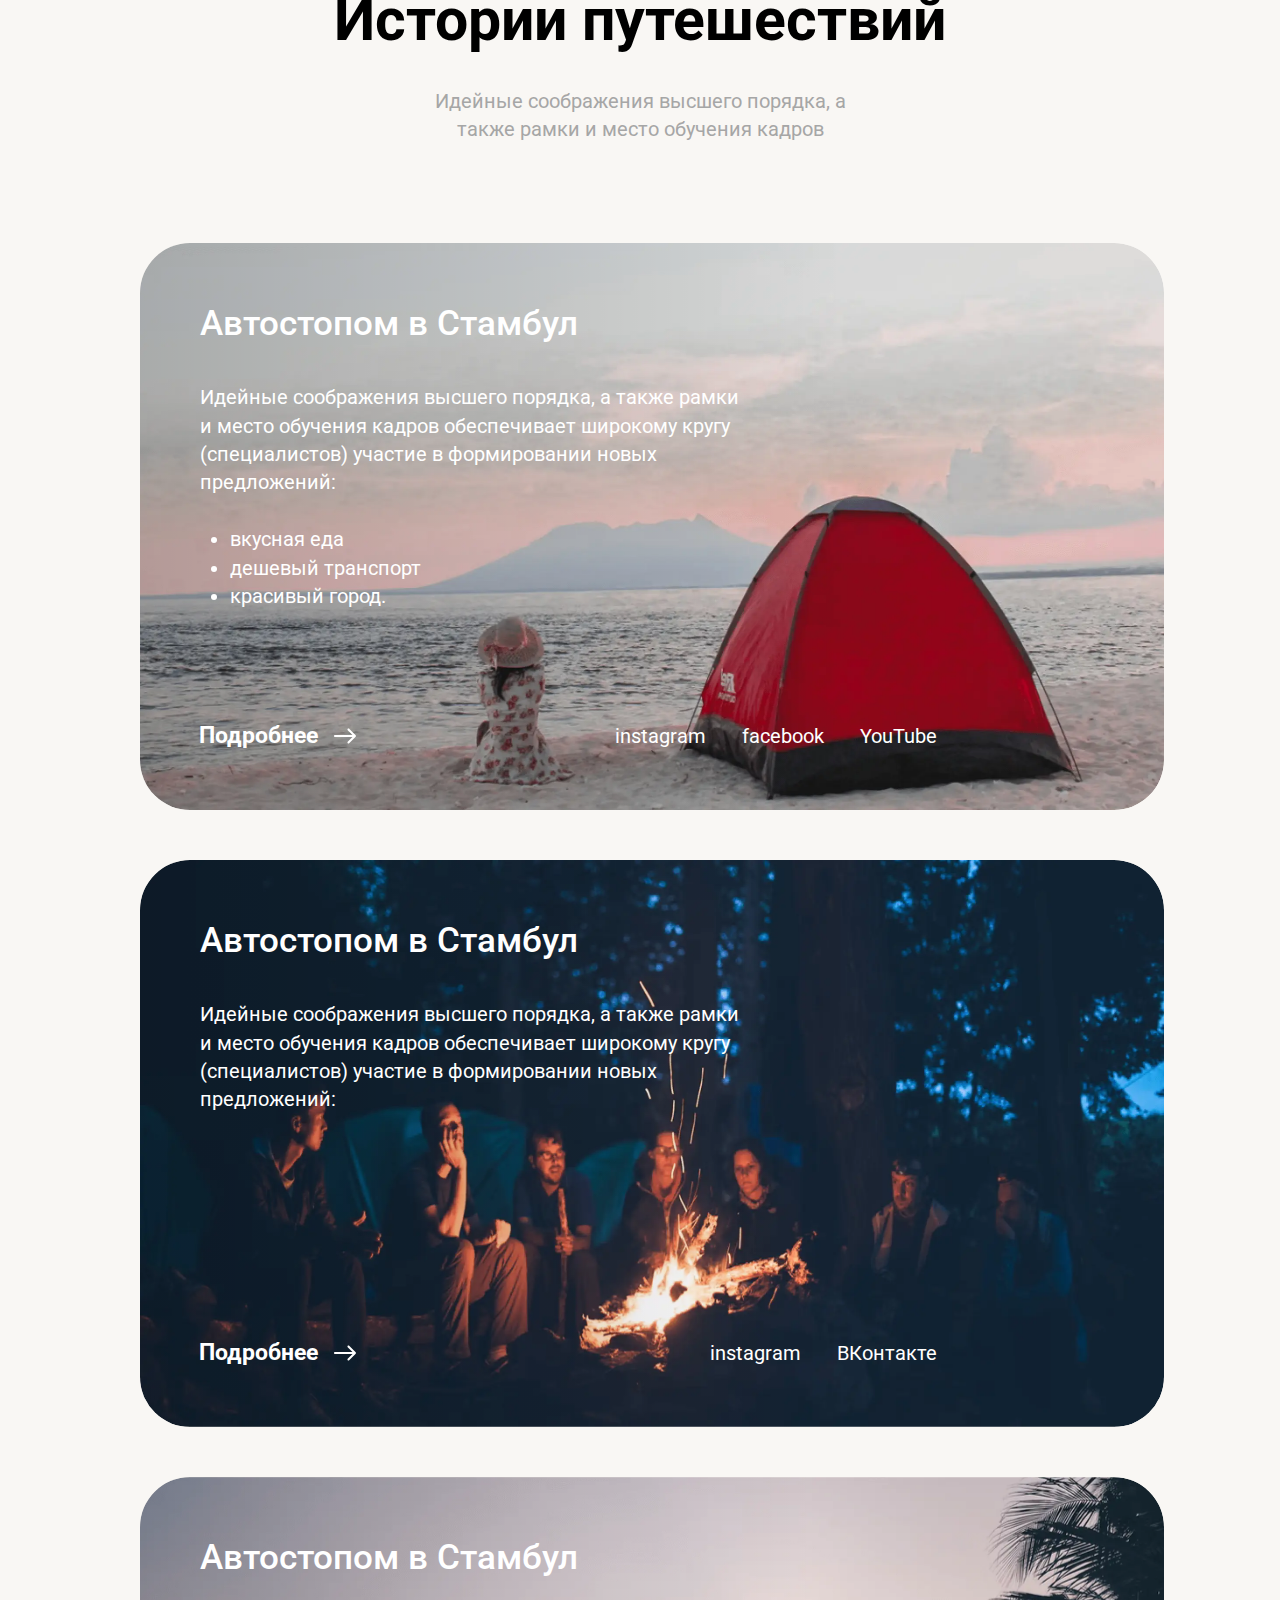
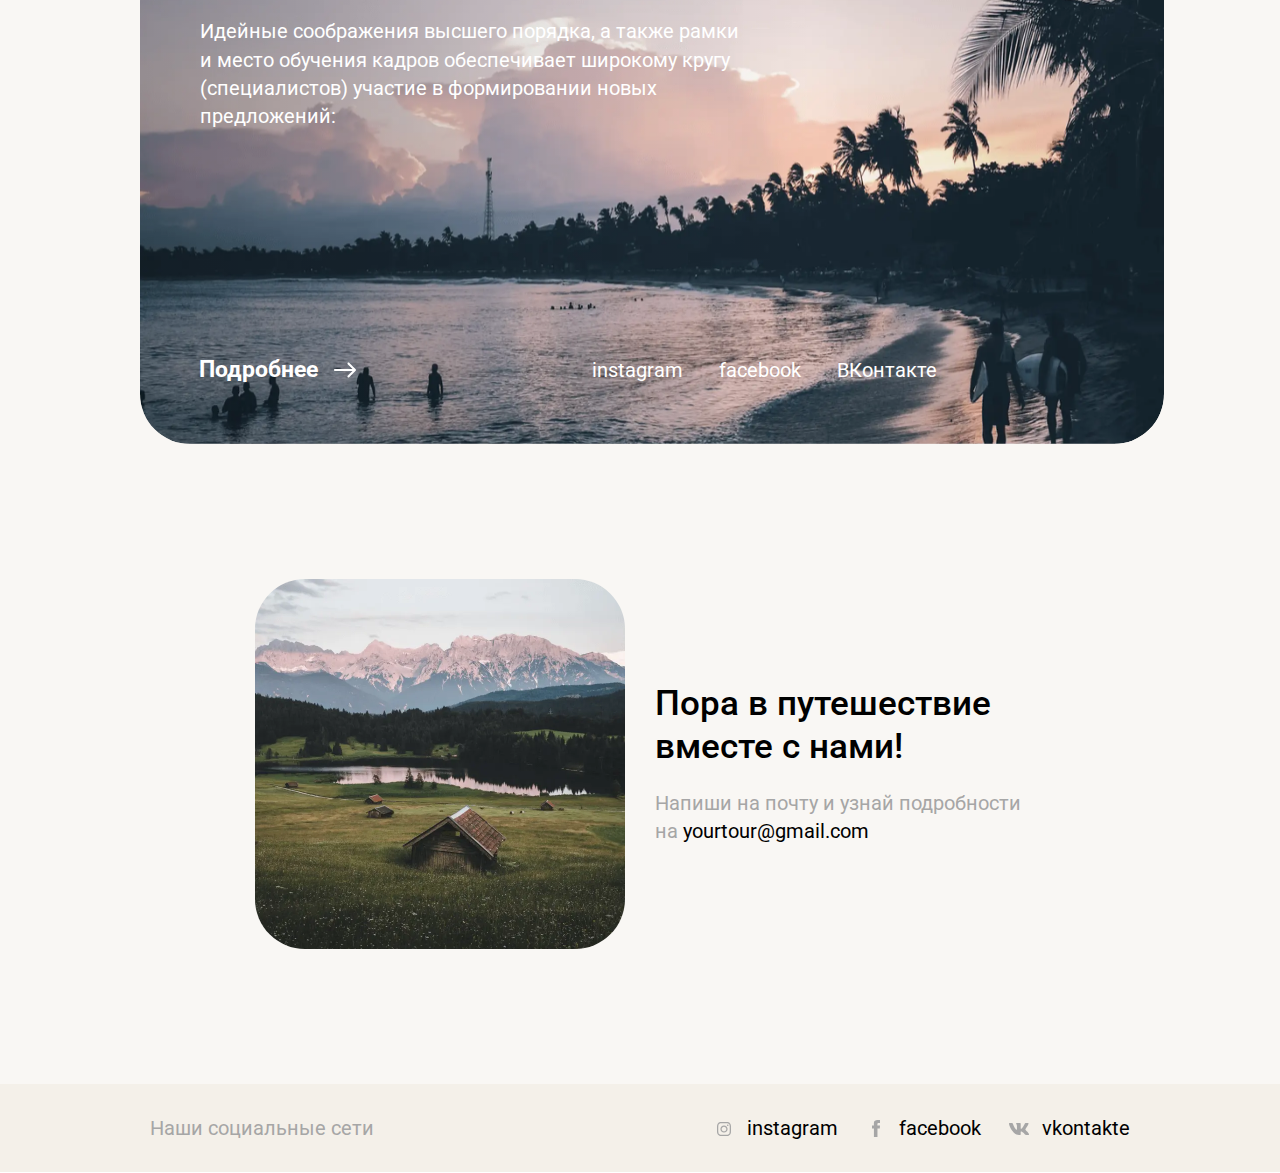
<file: yourTour.html>
<!DOCTYPE html>
<html lang="en">

<head>
    <title>YourTour</title>
    <link rel="icon" type="image/x-icon" href="./images/favicon 32х32.svg">
    <meta charset="UTF-8">
    <meta name="viewport" content="width=device-width, initial-scale=1.0">
    <meta name="description" content="Идейные соображения высшего порядка, а также рамки и место обучения кадров" />
    <meta name="keywords" content="походы, автостопом в Стамбул, туры, путешествие в горы  " />
    <link rel="stylesheet" href="./yourTour.css">
</head>

<body>
    <header>
        <div class="header__navigation">
            <img class="logo" src="./images/YourTour.svg" />
            <img class="logo black-logo" src="./images/black_logo.svg" />
            <div class="header__items">
                <p>Туры</p>
                <p>Создать тур</p>
                <p>Отзывы</p>
                <p>Истории</p>
            </div>
            <p>+7 999 999 99 99</p>
        </div>
        <div class="header__banner">
            <p class="header__title">Идеальные путешествия существуют</p>
            <p class="header__subtitle">Идейные соображения высшего порядка, а также рамки и место обучения кадров</p>
            <button class="header__button">Найти тур</button>
        </div>
    </header>
    <div class="main">
        <div class="list">
            <h2 class="list__title">Выбери свой тур</h2>
            <div class="list__tabs">
                <p class="tab-active">Популярные</p>
                <p class="tab">Авторские</p>
                <p class="tab">Походы</p>
                <p class="tab">Сплавы</p>
                <p class="tab">Велопрогулки</p>
            </div>
            <div class="list__grid">
                <div class="list__item">
                    <img class="list__image" src="./images/card tour photo-1.webp" />
                    <div class="list__absolute">
                        <p class="list__subtitle">Путешествие в горы</p>
                        <p class="list__price">от 80 000 руб</p>
                    </div>
                    <button class="list__btn">
                        <span class="list__text-btn">Подробнее</span>
                        <img class="list__arrow" src="./images/arrow bt.svg" />
                    </button>
                </div>
                <div class="list__item">
                    <img class="list__image" src="./images/card tour photo-2.webp" />
                    <div class="list__absolute">
                        <p class="list__subtitle">Путешествие в горы</p>
                        <p class="list__price">от 80 000 руб</p>
                    </div>
                    <button class="list__btn">
                        <span class="list__text-btn">Подробнее</span>
                        <img class="list__arrow" src="./images/arrow bt.svg" />
                    </button>
                </div>
                <div class="list__item">
                    <img class="list__image" src="./images/card tour photo-3.webp" />
                    <div class="list__absolute">
                        <p class="list__subtitle">Путешествие в горы</p>
                        <p class="list__price">от 80 000 руб</p>
                    </div>
                    <button class="list__btn">
                        <span class="list__text-btn">Подробнее</span>
                        <img class="list__arrow" src="./images/arrow bt.svg" />
                    </button>
                </div>
                <div class="list__item">
                    <img class="list__image" src="./images/card tour photo-4.webp" />
                    <div class="list__absolute">
                        <p class="list__subtitle">Путешествие в горы</p>
                        <p class="list__price">от 80 000 руб</p>
                    </div>
                    <button class="list__btn">
                        <span class="list__text-btn">Подробнее</span>
                        <img class="list__arrow" src="./images/arrow bt.svg" />
                    </button>
                </div>
                <div class="list__item">
                    <img class="list__image" src="./images/card tour photo-5.webp" />
                    <div class="list__absolute">
                        <p class="list__subtitle">Путешествие в горы</p>
                        <p class="list__price">от 80 000 руб</p>
                    </div>
                    <button class="list__btn">
                        <span class="list__text-btn">Подробнее</span>
                        <img class="list__arrow" src="./images/arrow bt.svg" />
                    </button>
                </div>
                <div class="list__item">
                    <img class="list__image" src="./images/card tour photo-6.webp" />
                    <div class="list__absolute">
                        <p class="list__subtitle">Путешествие в горы</p>
                        <p class="list__price">от 80 000 руб</p>
                    </div>
                    <button class="list__btn">
                        <span class="list__text-btn">Подробнее</span>
                        <img class="list__arrow" src="./images/arrow bt.svg" />
                    </button>
                </div>

            </div>
        </div>
        <div class="form-block">
            <h2 class="block-title">Собери свой тур</h2>
            <p class="block-subtitle">Идейные соображения высшего порядка, а также рамки и место обучения кадров</p>
            <form class="form">
                <div class="form__item">
                    <label class="item_title">Имя</label>
                    <input class="form__input" placeholder="Введите Ваше имя" />
                </div>
                <div class="form__item">
                    <label class="item_title" for="select">Направление</label>
                    <select required id="select">
                        <option disabled selected hidden value="">Куда хотите ехать</option>
                        <option value="travel">Путешествие в горы</option>
                        <option value="travel">Путешествие в горы</option>
                        <option value="travel">Путешествие в горы</option>
                        <option value="travel">Путешествие в горы</option>
                    </select>
                </div>
                <div class="form__item">
                    <label for="email" class="item_title">Email</label>
                    <input type="email" id="email" class="form__input" placeholder="example@mail.com" />
                </div>
                <div class="form__item">
                    <label for="tel" class="item_title">Телефон</label>
                    <input id="tel" type="tel" class="form__input tel" placeholder="+ 7 ( _ _ _ ) _ _ _ - _ _ - _ _" />
                </div>
                <div class="form__item">
                    <label for="date-1" for="text" class="item_title">Дата от</label>
                    <input id="date-1" type="text" onfocus="(this.type='date')" onblur="(this.type='text')"
                        class="form__input" placeholder="ДД.ММ.ГГГГ" />
                </div>
                <div class="form__item">
                    <label for="date-2" class="item_title">Дата до</label>
                    <input id="date-2" type="text" onfocus="(this.type='date')" onblur="(this.type='text')"
                        class="form__input" placeholder="ДД.ММ.ГГГГ" />
                </div>
                <div class="form__item item_comment">
                    <label for="comment" class="item_title">Комментарий</label>
                    <input id="comment" class="form__input-comment" />
                </div>
                <div class="form__radio">
                    <p class="item_title">Вам есть 18 лет?</p>
                    <div class="radio_labels">
                        <label>
                            <input class="radio" type="radio" name="question">
                            Да
                        </label>
                        <label>
                            <input class="radio" type="radio" name="question">
                            Нет
                        </label>
                    </div>
                </div>
                <div class="form__checkbox">
                    <input class="checkbox" id="check" type="checkbox" />
                    <label for="check">Нажимая кнопку, я принимаю условия <button type="button">Лицензионного
                            договора</button></label>
                </div>
                <div class="form__buttons">
                    <button type="submit" class="button-submit">Найти тур</button>
                    <button type="button" class="button-reset">Сбросить</button>
                </div>
            </form>
        </div>
        <div class="reviews">
            <h2 class="block-title">Отзывы наших путешественников</h2>
            <p class="block-subtitle">Идейные соображения высшего порядка, а также рамки и место обучения кадров</p>
            <div class="reviews__cards">
                <div class="reviews__card">
                    <p class="reviews__text">Идейные соображения высшего порядка, а также рамки и место обучения кадров
                        обеспечивает широкому кругу (специалистов) участие в формировании новых предложений. Идейные
                        соображения высшего порядка, а также начало повседневной работы по формированию позиции
                        позволяет оценить значение модели развития.</p>
                    <div class="reviews__info">
                        <div class="flex">
                            <p class="reviews__name">Мария</p>
                            <p class="reviews__tour">Тур: Вдали от дома </p>
                        </div>
                        <img class="reviews_image" src="./images/review photo-1.webp" />
                    </div>
                </div>
                <div class="reviews__card">
                    <p class="reviews__text">Равным образом постоянный количественный рост и сфера нашей активности
                        играет важную роль в формировании системы обучения кадров, соответствует насущным потребностям.

                    <p class="reviews__text">Значимость этих проблем настолько очевидна, что дальнейшее развитие
                        различных форм деятельности
                        обеспечивает широкому кругу (специалистов) участие в формировании новых предложений.
                        Повседневная практика показывает, что реализация намеченных плановых заданий в значительной
                        степени обуславливает создание модели развития.</p>
                    </p>
                    <div class="reviews__info">
                        <div class="flex">
                            <p class="reviews__name">Павел</p>
                            <p class="reviews__tour">Тур: Путешествие в горы </p>
                        </div>
                        <img class="reviews_image" src="./images/review photo-2.webp" />
                    </div>
                </div>
            </div>
        </div>
        <div class="gallery">
            <h2 class="block-title">Фотографии путешествий</h2>
            <p class="block-subtitle">Идейные соображения высшего порядка, а также рамки и место обучения кадров</p>
            <div class="gallery__list">
                <img class="gallery__item" src="./images/travel photo-1.webp" />
                <img class="gallery__item hide" src="./images/travel photo-2.webp" />
                <img class="gallery__item mobile" src="./images/travel photo-3.webp" />
                <img class="gallery__item" src="./images/travel photo-4.webp" />
                <img class="gallery__item small-item" src="./images/travel photo-5.webp" />
                <img class="gallery__item small-item mobile" src="./images/travel photo-6.webp" />
                <img class="gallery__item small-item hide" src="./images/travel photo-7.webp" />
                <img class="gallery__item small-item" src="./images/travel photo-8.webp" />
                <img class="gallery__item small-item" src="./images/travel photo-13.webp" />
                <img class="gallery__item" src="./images/travel photo-9.webp" />
                <img class="gallery__item" src="./images/travel photo-10.webp" />
                <img class="gallery__item mobile" src="./images/travel photo-11.webp" />
                <img class="gallery__item hide" src="./images/travel photo-12.webp" />
            </div>
        </div>
        <div class="list-history">
            <h2 class="block-title">Истории путешествий</h2>
            <p class="block-subtitle">Идейные соображения высшего порядка, а также рамки и место обучения кадров</p>
            <div class="list-history__cards">
                <div class="card-history">
                    <img class="img-history" src="./images/story photo-1.webp" />
                    <div class="history-info">
                        <p class="history-info__title">Автостопом в Стамбул</p>
                        <p class="history-info__subtitle">Идейные соображения высшего порядка, а также рамки и место
                            обучения кадров обеспечивает широкому
                            кругу (специалистов) участие в формировании новых предложений:</p>
                        <ul class="history-points">
                            <li class="points-item"> вкусная еда</li>
                            <li>дешевый транспорт</li>
                            <li>красивый город.</li>
                        </ul>
                        <div class="info-btn">
                            <button class="list__btn">
                                <span class="list__text-btn">Подробнее</span>
                                <img class="list__arrow" src="./images/arrow bt.svg" />
                            </button>
                            <div class="social">
                                <button>instagram</button>
                                <button>facebook</button>
                                <button>YouTube</button>
                            </div>
                        </div>
                    </div>
                </div>
                <div class="card-history">
                    <img class="img-history" src="./images/story photo-2.webp" />
                    <div class="history-info">
                        <p class="history-info__title">Автостопом в Стамбул</p>
                        <p class="history-info__subtitle">Идейные соображения высшего порядка, а также рамки и место
                            обучения кадров обеспечивает широкому
                            кругу (специалистов) участие в формировании новых предложений:</p>
                        <div class="info-btn">
                            <button class="list__btn">
                                <span class="list__text-btn">Подробнее</span>
                                <img class="list__arrow" src="./images/arrow bt.svg" />
                            </button>
                            <div class="social">
                                <button>instagram</button>
                                <button>ВКонтакте</button>
                            </div>
                        </div>
                    </div>
                </div>
                <div class="card-history">
                    <img class="img-history" src="./images/story photo-3.webp" />
                    <div class="history-info">
                        <p class="history-info__title">Автостопом в Стамбул</p>
                        <p class="history-info__subtitle">Идейные соображения высшего порядка, а также рамки и место
                            обучения кадров обеспечивает широкому
                            кругу (специалистов) участие в формировании новых предложений:
                        </p>
                        <div class="info-btn">
                            <button class="list__btn">
                                <span class="list__text-btn">Подробнее</span>
                                <img class="list__arrow" src="./images/arrow bt.svg" />
                            </button>
                            <div class="social">
                                <button>instagram</button>
                                <button>facebook</button>
                                <button>ВКонтакте</button>
                            </div>
                        </div>
                    </div>
                </div>
            </div>
        </div>
    </div>
    <footer>
        <div class="email">
            <img class="email_img" src="./images/footer photo.webp" />
            <div class="email_info">
                <p class="email_title">Пора в путешествие вместе с нами!</p>
                <p class="email_subtitle">Напиши на почту и узнай подробности на
                    <button class="email_btn">yourtour@gmail.com </button>
                </p>
            </div>

        </div>
        <div class="footer_navigation">
            <div class="navigation__container">
                <p class="navigation__title">Наши социальные сети</p>
                <div class="social">
                    <div class="navigation__social">
                        <img class="social_icon" src="./images/inst.svg" />
                        <p class="social_name">instagram</p>
                    </div>
                    <div class="navigation__social">
                        <img class="social_icon" src="./images/fb.svg" />
                        <p class="social_name">facebook</p>
                    </div>
                    <div class="navigation__social">
                        <img class="social_icon" src="./images/vk.svg" />
                        <p class="social_name">vkontakte</p>
                    </div>
                </div>

            </div>
        </div>
    </footer>
    <script src="./yourTour.js"></script>
</body>

</html>
</file>
<file: yourTour.css>
@import url("https://fonts.googleapis.com/css2?family=Roboto:wght@400;500;700&display=swap");
* {
  padding: 0;
  margin: 0;
  box-sizing: border-box;
  scroll-behavior: smooth;
}
* body {
  max-width: 1920px;
}
* body header {
  position: relative;
  height: 831px;
  max-width: 1920px;
  width: 100%;
}
@media screen and (max-width: 1024px) {
  * body header {
    width: 100vw;
  }
}
@media screen and (max-width: 360px) {
  * body header {
    width: 360px;
    height: 488px;
  }
}
@media screen and (max-width: 359px) {
  * body header {
    max-width: 359px;
    width: 100%;
  }
}
* body header .logo {
  display: block;
  width: 181.84px;
  cursor: pointer;
}
@media screen and (max-width: 360px) {
  * body header .logo {
    width: 133px;
  }
}
@media screen and (max-width: 359px) {
  * body header .logo {
    width: 32vw;
  }
}
* body header .black-logo, * body header .hidden_link {
  display: none;
}
* body header .header__navigation {
  font-family: "Roboto";
  color: white;
  font-size: 20px;
  font-weight: 400;
  line-height: 28.4px;
  position: absolute;
  width: 1168px;
  width: 100%;
  display: flex;
  justify-content: center;
  column-gap: 181.58px;
  margin: 0 auto;
  padding: 28.88px 0;
}
@media screen and (max-width: 1280px) {
  * body header .header__navigation {
    column-gap: 7vw;
  }
}
@media screen and (max-width: 1024px) {
  * body header .header__navigation {
    width: 100%;
    column-gap: 82.58px;
  }
}
@media screen and (max-width: 930px) {
  * body header .header__navigation {
    column-gap: 3vw;
    justify-content: space-around;
  }
}
@media screen and (max-width: 360px) {
  * body header .header__navigation {
    font-family: "Roboto";
    color: white;
    font-size: 16px;
    font-weight: 400;
    line-height: 30.72px;
    padding: 33px 20px;
    column-gap: 63px;
    justify-content: center;
  }
}
* body header .header__navigation .header__item {
  cursor: pointer;
  height: 28px;
  font-family: "Roboto";
  color: white;
  font-size: 20px;
  font-weight: 400;
  line-height: 28.4px;
  text-decoration: none;
  transition: 0.5s;
  position: relative;
}
* body header .header__navigation .header__item::after {
  position: absolute;
  content: "";
  left: 0;
  bottom: 0;
  display: block;
  width: 0;
  height: 1px;
  background: white;
  transition: 0.5s;
}
* body header .header__navigation .header__item:hover::after {
  width: 100%;
}
@media screen and (max-width: 360px) {
  * body header .header__navigation .header__item {
    text-wrap: nowrap;
  }
}
@media screen and (max-width: 359px) {
  * body header .header__navigation .header__item {
    font-size: 18px;
  }
}
* body header .header__navigation .header__items {
  display: flex;
}
@media screen and (max-width: 930px) {
  * body header .header__navigation .header__items {
    display: none;
  }
}
* body header .header__navigation .header__items a:not(:last-child) {
  margin-right: 50px;
  white-space: nowrap;
}
@media screen and (max-width: 1024px) {
  * body header .header__navigation .header__items a:not(:last-child) {
    margin-right: 30px;
  }
}
* body header .header_fixed {
  backdrop-filter: blur(5px);
  position: fixed;
  background-color: rgba(243, 239, 232, 0.6);
  font-family: "Roboto";
  color: black;
  font-size: 20px;
  font-weight: 400;
  line-height: 28.4px;
  z-index: 100;
}
* body header .header_fixed a {
  font-family: "Roboto";
  color: black;
  font-size: 20px;
  font-weight: 400;
  line-height: 28.4px;
}
* body header .header_fixed a::after {
  background-color: black;
}
* body header .header__banner {
  width: 100%;
  height: 831px;
  background-image: url(./images/header-img.webp);
  background-position: center;
  display: flex;
  flex-direction: column;
  align-items: center;
}
@media screen and (max-width: 360px) {
  * body header .header__banner {
    height: 491px;
  }
}
* body header .header__banner .header__title {
  font-family: "Roboto";
  color: white;
  font-size: 96px;
  font-weight: 700;
  line-height: 104.64px;
  width: 768px;
  text-align: center;
  margin-top: 207px;
  letter-spacing: 0.1rem;
}
@media screen and (max-width: 930px) {
  * body header .header__banner .header__title {
    font-size: 11vw;
    width: 80vw;
  }
}
@media screen and (max-width: 360px) {
  * body header .header__banner .header__title {
    font-family: "Roboto";
    color: white;
    font-size: 32px;
    font-weight: 700;
    line-height: 39.08px;
    width: 360px;
    margin-top: 143px;
  }
}
@media screen and (max-width: 359px) {
  * body header .header__banner .header__title {
    max-width: 359px;
    width: 100%;
  }
}
* body header .header__banner .header__subtitle {
  font-family: "Roboto";
  color: white;
  font-size: 20px;
  font-weight: 400;
  line-height: 28.4px;
  width: 562px;
  text-align: center;
  margin-top: 50px;
}
@media screen and (max-width: 1024px) {
  * body header .header__banner .header__subtitle {
    width: 442px;
  }
}
@media screen and (max-width: 930px) {
  * body header .header__banner .header__subtitle {
    width: 80vw;
  }
}
@media screen and (max-width: 360px) {
  * body header .header__banner .header__subtitle {
    font-family: "Roboto";
    color: white;
    font-size: 16px;
    font-weight: 700;
    line-height: 22.72px;
    width: 310px;
    margin-top: 40px;
  }
}
* body header .header__banner .header__button {
  font-family: "Roboto";
  color: black;
  font-size: 17px;
  font-weight: 400;
  line-height: 24.14px;
  background-color: white;
  border: none;
  padding: 5px 20px;
  margin-top: 50px;
  border-radius: 10px;
  cursor: pointer;
  transition: 0.5s;
}
* body header .header__banner .header__button:hover {
  background-color: #EFA501;
  color: white;
}
* body header .header__banner .header__button:active {
  background-color: #F8E6BE;
  color: black;
}
@media screen and (max-width: 360px) {
  * body header .header__banner .header__button {
    font-family: "Roboto";
    color: black;
    font-size: 16px;
    font-weight: 400;
    line-height: 22.72px;
    margin-top: 40px;
  }
}
* body .main {
  background-color: #F9F7F4;
}
* body .main .block-title {
  font-family: "Roboto";
  color: black;
  font-size: 59px;
  font-weight: 700;
  line-height: 73.16px;
  text-align: center;
  margin-bottom: 30px;
}
@media screen and (max-width: 620px) {
  * body .main .block-title {
    font-size: 40px;
  }
}
@media screen and (max-width: 420px) {
  * body .main .block-title {
    font-size: 36px;
  }
}
@media screen and (max-width: 360px) {
  * body .main .block-title {
    font-family: "Roboto";
    color: black;
    font-size: 34px;
    font-weight: 700;
    line-height: 38.08px;
    width: 318px;
    margin: 0 auto 20px;
    letter-spacing: 0.06rem;
  }
}
* body .main .block-subtitle {
  font-family: "Roboto";
  color: #A6A6A6;
  font-size: 20px;
  font-weight: 400;
  line-height: 28.4px;
  text-align: center;
  width: 418px;
  margin: auto;
}
@media screen and (max-width: 930px) {
  * body .main .block-subtitle {
    width: 80vw;
  }
}
@media screen and (max-width: 360px) {
  * body .main .block-subtitle {
    font-family: "Roboto";
    color: #A6A6A6;
    font-size: 16px;
    font-weight: 400;
    line-height: 22.72px;
    width: 318px;
  }
}
* body .main .list {
  width: 1170px;
  margin-left: auto;
  margin-right: auto;
  padding: 135px 0;
}
@media screen and (max-width: 1280px) {
  * body .main .list {
    width: 1000px;
  }
}
@media screen and (max-width: 1024px) {
  * body .main .list {
    width: 918px;
  }
}
@media screen and (max-width: 930px) {
  * body .main .list {
    width: 800px;
  }
}
@media screen and (max-width: 800px) {
  * body .main .list {
    width: 95vw;
  }
}
@media screen and (max-width: 360px) {
  * body .main .list {
    padding: 77px 0;
    width: 360px;
  }
}
@media screen and (max-width: 359px) {
  * body .main .list {
    max-width: 359px;
    width: 100%;
  }
}
* body .main .list .list__title {
  font-family: "Roboto";
  color: black;
  font-size: 59px;
  font-weight: 700;
  line-height: 73.16px;
  text-align: center;
}
@media screen and (max-width: 930px) {
  * body .main .list .list__title {
    font-size: 8vw;
  }
}
@media screen and (max-width: 360px) {
  * body .main .list .list__title {
    font-family: "Roboto";
    color: black;
    font-size: 34px;
    font-weight: 700;
    line-height: 38.08px;
    width: 360px;
    letter-spacing: 0.05rem;
  }
}
@media screen and (max-width: 359px) {
  * body .main .list .list__title {
    max-width: 359px;
    width: 100%;
    font-size: 30px;
  }
}
* body .main .list .list__tabs {
  display: flex;
  justify-content: center;
  margin-bottom: 100px;
  margin-top: 35px;
}
@media screen and (max-width: 510px) {
  * body .main .list .list__tabs {
    flex-wrap: wrap;
  }
}
@media screen and (max-width: 360px) {
  * body .main .list .list__tabs {
    width: 330px;
    margin: 30px auto 58px;
  }
}
* body .main .list .list__tabs p:not(:last-child) {
  margin-right: 30px;
}
@media screen and (max-width: 700px) {
  * body .main .list .list__tabs p:not(:last-child) {
    margin-right: 15px;
  }
}
@media screen and (max-width: 360px) {
  * body .main .list .list__tabs p:not(:last-child) {
    margin-right: 10px;
  }
}
* body .main .list .list__tabs .tab {
  font-family: "Roboto";
  color: black;
  font-size: 23px;
  font-weight: 700;
  line-height: 28.06px;
  cursor: pointer;
  position: relative;
}
@media screen and (max-width: 700px) {
  * body .main .list .list__tabs .tab {
    font-size: 3vw;
  }
}
@media screen and (max-width: 510px) {
  * body .main .list .list__tabs .tab {
    font-size: 5vw;
  }
}
@media screen and (max-width: 360px) {
  * body .main .list .list__tabs .tab {
    font-family: "Roboto";
    color: black;
    font-size: 16px;
    font-weight: 700;
    line-height: 22.72px;
    height: 23px;
    padding: 0;
  }
}
* body .main .list .list__tabs .tab::after {
  position: absolute;
  content: "";
  left: 0;
  bottom: 0;
  display: block;
  width: 0;
  height: 1px;
  background: black;
  transition: 0.5s;
}
* body .main .list .list__tabs .tab:hover::after {
  width: 100%;
}
* body .main .list .list__tabs .tab-active {
  font-family: "Roboto";
  color: #EFA501;
  font-size: 23px;
  font-weight: 700;
  line-height: 28.06px;
  border-bottom: 2px solid #EFA501;
  cursor: pointer;
  padding-bottom: 6px;
}
@media screen and (max-width: 700px) {
  * body .main .list .list__tabs .tab-active {
    font-size: 3vw;
  }
}
@media screen and (max-width: 510px) {
  * body .main .list .list__tabs .tab-active {
    font-size: 5vw;
  }
}
@media screen and (max-width: 360px) {
  * body .main .list .list__tabs .tab-active {
    font-family: "Roboto";
    color: #EFA501;
    font-size: 16px;
    font-weight: 700;
    line-height: 22.72px;
    border-bottom: none;
    text-decoration: underline;
  }
}
* body .main .list .list__grid {
  display: grid;
  grid-template-columns: repeat(3, 1fr);
  row-gap: 30px;
  column-gap: 30px;
}
@media screen and (max-width: 1280px) {
  * body .main .list .list__grid {
    grid-template-columns: repeat(2, 1fr);
    column-gap: 3vw;
  }
}
@media screen and (max-width: 1024px) {
  * body .main .list .list__grid {
    grid-template-columns: repeat(2, 1fr);
    row-gap: 18px;
    column-gap: 18px;
  }
}
@media screen and (max-width: 930px) {
  * body .main .list .list__grid {
    grid-template-columns: repeat(1, 1fr);
    justify-items: center;
  }
}
@media screen and (max-width: 360px) {
  * body .main .list .list__grid {
    row-gap: 18px;
  }
}
* body .main .list .list__grid .list__item {
  width: 370px;
  height: 531px;
  position: relative;
  cursor: pointer;
  overflow: hidden;
  border-radius: 50px;
}
@media screen and (max-width: 1280px) {
  * body .main .list .list__grid .list__item {
    width: 35vw;
  }
}
@media screen and (max-width: 1024px) {
  * body .main .list .list__grid .list__item {
    width: 450px;
  }
}
@media screen and (max-width: 930px) {
  * body .main .list .list__grid .list__item {
    width: 80vw;
  }
}
@media screen and (max-width: 360px) {
  * body .main .list .list__grid .list__item {
    width: 318px;
    height: 318px;
    margin: auto;
    border-radius: 20px;
  }
}
@media screen and (max-width: 359px) {
  * body .main .list .list__grid .list__item {
    width: 80vw;
  }
}
* body .main .list .list__grid .list__item:hover .list__image {
  transform: scale(1.2);
  transition: all 300ms ease-in;
}
* body .main .list .list__grid .list__item:hover .list__btn {
  background-color: #286562;
  border-radius: 50px;
}
* body .main .list .list__grid .list__item .list__image {
  width: 370px;
  height: 531px;
  border-radius: 50px;
  transition: all 300ms ease-out;
}
@media screen and (max-width: 1280px) {
  * body .main .list .list__grid .list__item .list__image {
    width: 35vw;
  }
}
@media screen and (max-width: 1024px) {
  * body .main .list .list__grid .list__item .list__image {
    width: 450px;
    object-fit: cover;
  }
}
@media screen and (max-width: 930px) {
  * body .main .list .list__grid .list__item .list__image {
    width: 80vw;
    object-fit: fill;
  }
}
@media screen and (max-width: 360px) {
  * body .main .list .list__grid .list__item .list__image {
    width: 318px;
    height: 318px;
    border-radius: 20px;
    object-fit: cover;
  }
}
@media screen and (max-width: 359px) {
  * body .main .list .list__grid .list__item .list__image {
    width: 80vw;
  }
}
* body .main .list .list__grid .list__item .list__absolute {
  width: 370px;
  height: 531px;
  position: absolute;
  border-radius: 50px;
  top: 0;
  left: 0;
  padding: 50px;
  background: linear-gradient(360deg, rgba(0, 0, 0, 0.4) 0%, rgba(0, 0, 0, 0.06) 48.44%, rgba(0, 0, 0, 0.5) 100%);
}
@media screen and (max-width: 1280px) {
  * body .main .list .list__grid .list__item .list__absolute {
    width: 35vw;
  }
}
@media screen and (max-width: 1024px) {
  * body .main .list .list__grid .list__item .list__absolute {
    width: 450px;
  }
}
@media screen and (max-width: 930px) {
  * body .main .list .list__grid .list__item .list__absolute {
    width: 80vw;
  }
}
@media screen and (max-width: 360px) {
  * body .main .list .list__grid .list__item .list__absolute {
    width: 318px;
    height: 318px;
    border-radius: 20px;
    padding: 25px;
  }
}
* body .main .list .list__grid .list__item .list__absolute .list__subtitle {
  font-family: "Roboto";
  color: white;
  font-size: 35px;
  font-weight: 500;
  line-height: 42.7px;
  margin-bottom: 16px;
}
@media screen and (max-width: 360px) {
  * body .main .list .list__grid .list__item .list__absolute .list__subtitle {
    font-family: "Roboto";
    color: white;
    font-size: 23px;
    font-weight: 500;
    line-height: 27.6px;
    margin-bottom: 13px;
    letter-spacing: 0.06rem;
  }
}
* body .main .list .list__grid .list__item .list__absolute .list__price {
  font-family: "Roboto";
  color: white;
  font-size: 17px;
  font-weight: 400;
  line-height: 24.14px;
}
@media screen and (max-width: 360px) {
  * body .main .list .list__grid .list__item .list__absolute .list__price {
    font-family: "Roboto";
    color: white;
    font-size: 16px;
    font-weight: 500;
    line-height: 22.72px;
  }
}
* body .main .list .list__grid .list__item .list__btn {
  position: absolute;
  bottom: 43px;
  left: 30px;
  display: flex;
  align-items: center;
  border: none;
  background-color: transparent;
  width: 199px;
  padding: 7px 20px;
  cursor: pointer;
  transition: 0.5s;
}
@media screen and (max-width: 360px) {
  * body .main .list .list__grid .list__item .list__btn {
    width: 123px;
    bottom: 26px;
    left: 25px;
    padding: 0;
  }
}
* body .main .list .list__grid .list__item .list__btn:hover {
  background-color: #286562;
  border-radius: 50px;
}
@media screen and (max-width: 360px) {
  * body .main .list .list__grid .list__item .list__btn:hover {
    background-color: transparent;
  }
}
* body .main .list .list__grid .list__item .list__btn:active {
  background-color: #EFA501;
}
* body .main .list .list__grid .list__item .list__btn .list__text-btn {
  font-family: "Roboto";
  color: white;
  font-size: 23px;
  font-weight: 700;
  line-height: 28.06px;
  margin-right: 15px;
}
@media screen and (max-width: 360px) {
  * body .main .list .list__grid .list__item .list__btn .list__text-btn {
    font-family: "Roboto";
    color: white;
    font-size: 16px;
    font-weight: 700;
    line-height: 22.72px;
  }
}
* body .main .form-block {
  width: 1170px;
  margin: 0 auto;
  padding-bottom: 135px;
  scroll-margin-top: 100px;
}
@media screen and (max-width: 1280px) {
  * body .main .form-block {
    width: 1000px;
  }
}
@media screen and (max-width: 1024px) {
  * body .main .form-block {
    width: 918px;
  }
}
@media screen and (max-width: 930px) {
  * body .main .form-block {
    width: 95vw;
  }
}
@media screen and (max-width: 360px) {
  * body .main .form-block {
    width: 318px;
    padding-bottom: 75px;
  }
}
* body .main .form-block .block-subtitle {
  text-wrap: balance;
}
@media screen and (max-width: 930px) {
  * body .main .form-block .block-subtitle {
    width: 100%;
  }
}
* body .main .form-block .form {
  display: grid;
  grid-column-gap: 30px;
  grid-row-gap: 33px;
  width: 100%;
  background-color: #FFFFFF;
  margin-top: 100px;
  padding: 70px;
  border-radius: 50px;
}
@media screen and (max-width: 1024px) {
  * body .main .form-block .form {
    padding: 60px;
    grid-column-gap: 20px;
  }
}
@media screen and (max-width: 360px) {
  * body .main .form-block .form {
    display: block;
    align-items: center;
    margin-top: 40px;
    padding: 20px 20px 40px 20px;
    border-radius: 30px;
  }
}
* body .main .form-block .form .form__item {
  width: 500px;
  display: flex;
  flex-direction: column;
}
@media screen and (max-width: 1280px) {
  * body .main .form-block .form .form__item {
    width: 425px;
  }
}
@media screen and (max-width: 1024px) {
  * body .main .form-block .form .form__item {
    width: 389px;
  }
}
@media screen and (max-width: 930px) {
  * body .main .form-block .form .form__item {
    width: 35vw;
  }
}
@media screen and (max-width: 360px) {
  * body .main .form-block .form .form__item {
    width: 278px;
    height: 74px;
    margin-bottom: 30px;
  }
}
* body .main .form-block .form .form__item select {
  -webkit-appearance: none;
  -moz-appearance: none;
  appearance: none;
  background-image: url(./images/ic-dropdown.svg);
  background-repeat: no-repeat, repeat;
  background-position: right 21px top 50%, 0 0;
}
@media screen and (max-width: 360px) {
  * body .main .form-block .form .form__item select {
    background-position: right 11px top 50%, 0 0;
  }
}
* body .main .form-block .form .form__item select:required:invalid {
  color: gray;
}
* body .main .form-block .form .form__item select option {
  color: black;
}
* body .main .form-block .form .form__item .form__input {
  width: 500px;
  height: 68px;
}
@media screen and (max-width: 1280px) {
  * body .main .form-block .form .form__item .form__input {
    width: 425px;
  }
}
@media screen and (max-width: 1024px) {
  * body .main .form-block .form .form__item .form__input {
    width: 389px;
  }
}
@media screen and (max-width: 930px) {
  * body .main .form-block .form .form__item .form__input {
    width: 35vw;
  }
}
@media screen and (max-width: 360px) {
  * body .main .form-block .form .form__item .form__input {
    width: 278px;
    height: 43px;
    margin-bottom: 30px;
  }
}
* body .main .form-block .form .form__item .form__input,
* body .main .form-block .form .form__item .form__input-comment,
* body .main .form-block .form .form__item select {
  background-color: #F9F7F4;
  border-radius: 10px;
  border: none;
  padding: 20px;
  transition: 0.5s;
  font-family: "Roboto";
  color: black;
  font-size: 20px;
  font-weight: 400;
  line-height: 28.4px;
}
@media screen and (max-width: 360px) {
  * body .main .form-block .form .form__item .form__input,
  * body .main .form-block .form .form__item .form__input-comment,
  * body .main .form-block .form .form__item select {
    font-family: "Roboto";
    color: black;
    font-size: 16px;
    font-weight: 400;
    line-height: 22.72px;
    padding: 10px;
  }
}
* body .main .form-block .form .form__item .form__input::placeholder,
* body .main .form-block .form .form__item .form__input-comment::placeholder,
* body .main .form-block .form .form__item select::placeholder {
  font-family: "Roboto";
  color: #A6A6A6;
  font-size: 20px;
  font-weight: 400;
  line-height: 28.4px;
}
@media screen and (max-width: 360px) {
  * body .main .form-block .form .form__item .form__input::placeholder,
  * body .main .form-block .form .form__item .form__input-comment::placeholder,
  * body .main .form-block .form .form__item select::placeholder {
    font-family: "Roboto";
    color: #A6A6A6;
    font-size: 16px;
    font-weight: 400;
    line-height: 22.72px;
  }
}
* body .main .form-block .form .form__item .form__input:hover,
* body .main .form-block .form .form__item .form__input-comment:hover,
* body .main .form-block .form .form__item select:hover {
  cursor: pointer;
  background-color: #F4F0E9;
}
* body .main .form-block .form .form__item .form__input:focus,
* body .main .form-block .form .form__item .form__input-comment:focus,
* body .main .form-block .form .form__item select:focus {
  font-family: "Roboto";
  color: black;
  font-size: 20px;
  font-weight: 400;
  line-height: 28.4px;
  border: 1px solid #A6A6A6;
  outline: none;
}
@media screen and (max-width: 360px) {
  * body .main .form-block .form .form__item .form__input:focus,
  * body .main .form-block .form .form__item .form__input-comment:focus,
  * body .main .form-block .form .form__item select:focus {
    font-family: "Roboto";
    color: black;
    font-size: 16px;
    font-weight: 400;
    line-height: 22.72px;
    padding: 20px 10px;
  }
}
* body .main .form-block .form .form__item input[type=date]::-webkit-calendar-picker-indicator {
  opacity: 0;
}
* body .main .form-block .form .form__item .form__input-comment {
  width: 1030px;
  padding: 20px;
  height: 152px;
  resize: none;
}
@media screen and (max-width: 1280px) {
  * body .main .form-block .form .form__item .form__input-comment {
    width: 890px;
  }
}
@media screen and (max-width: 1024px) {
  * body .main .form-block .form .form__item .form__input-comment {
    width: 799px;
  }
}
@media screen and (max-width: 930px) {
  * body .main .form-block .form .form__item .form__input-comment {
    width: 75vw;
  }
}
@media screen and (max-width: 360px) {
  * body .main .form-block .form .form__item .form__input-comment {
    width: 278px;
    height: 132px;
  }
}
* body .main .form-block .form .form__item .form__input-comment::-webkit-scrollbar {
  width: 10px;
}
* body .main .form-block .form .form__item .form__input-comment::-webkit-scrollbar-thumb {
  background-color: darkgrey;
  outline: 1px solid slategrey;
  border-radius: 10px;
}
* body .main .form-block .form .item_comment {
  grid-area: 4/1/4/3;
}
@media screen and (max-width: 360px) {
  * body .main .form-block .form .item_comment {
    height: 163px;
  }
}
* body .main .form-block .form .item_title {
  margin-bottom: 7px;
  font-family: "Roboto";
  color: black;
  font-size: 20px;
  font-weight: 400;
  line-height: 28.4px;
}
@media screen and (max-width: 1024px) {
  * body .main .form-block .form .item_title {
    letter-spacing: -0.08rem;
  }
}
@media screen and (max-width: 360px) {
  * body .main .form-block .form .item_title {
    font-family: "Roboto";
    color: black;
    font-size: 16px;
    font-weight: 400;
    line-height: 22.72px;
    margin-bottom: 8px;
    letter-spacing: 0;
  }
}
* body .main .form-block .form .form__radio {
  grid-area: 5/1/5/3;
}
* body .main .form-block .form .form__radio .radio_labels {
  display: flex;
  align-items: center;
}
* body .main .form-block .form .form__radio .radio_labels label {
  display: inline-block;
  font-family: "Roboto";
  color: black;
  font-size: 20px;
  font-weight: 400;
  line-height: 28.4px;
  cursor: pointer;
}
@media screen and (max-width: 360px) {
  * body .main .form-block .form .form__radio .radio_labels label {
    letter-spacing: -0.1rem;
  }
}
* body .main .form-block .form .form__radio .radio_labels label:not(:last-child) {
  margin-right: 26px;
}
* body .main .form-block .form .form__radio .radio_labels .radio {
  cursor: pointer;
  width: 26px;
  height: 26px;
  vertical-align: middle;
  appearance: none;
  -webkit-appearance: none;
  -moz-appearance: none;
  border-radius: 50%;
  border: 2px solid black;
  transition: 0.2s all ease-in;
  display: inline-grid;
  place-items: center;
  margin-right: 11px;
}
@media screen and (max-width: 360px) {
  * body .main .form-block .form .form__radio .radio_labels .radio {
    width: 20px;
    height: 20px;
  }
}
@media screen and (max-width: 360px) {
  * body .main .form-block .form .form__radio .radio_labels .radio {
    margin-right: 7px;
  }
}
* body .main .form-block .form .form__radio .radio_labels .radio::after {
  content: "";
  border-radius: 50%;
  width: 0.85em;
  height: 0.85em;
}
@media screen and (max-width: 360px) {
  * body .main .form-block .form .form__radio .radio_labels .radio::after {
    width: 0.8em;
    height: 0.8em;
  }
}
* body .main .form-block .form .form__radio .radio_labels .radio:checked {
  border: 2px solid black;
}
* body .main .form-block .form .form__radio .radio_labels .radio:checked::after {
  background-color: black;
}
* body .main .form-block .form .form__checkbox {
  grid-area: 6/1/6/3;
  display: flex;
  align-items: center;
}
@media screen and (max-width: 360px) {
  * body .main .form-block .form .form__checkbox {
    margin: 30px 0;
    align-items: start;
  }
}
* body .main .form-block .form .form__checkbox .checkbox {
  appearance: none;
  -webkit-appearance: none;
  -moz-appearance: none;
  border: black 2px solid;
  width: 26px;
  height: 26px;
  border-radius: 5px;
  transition: 0.2s all ease-in;
  cursor: pointer;
}
@media screen and (max-width: 360px) {
  * body .main .form-block .form .form__checkbox .checkbox {
    width: 20px;
    height: 20px;
  }
}
* body .main .form-block .form .form__checkbox .checkbox:checked {
  border: 2px solid black;
  position: relative;
}
* body .main .form-block .form .form__checkbox .checkbox:checked::after {
  content: "";
  display: block;
  width: 7.12px;
  height: 12.24px;
  border: solid black;
  border-width: 0 2px 2px 0;
  -webkit-transform: rotate(45deg);
  -ms-transform: rotate(45deg);
  transform: rotate(45deg);
  position: absolute;
  top: 0;
  bottom: 5px;
  right: 0;
  left: 0;
  margin: auto;
}
* body .main .form-block .form .form__checkbox label {
  font-family: "Roboto";
  color: #A6A6A6;
  font-size: 17px;
  font-weight: 400;
  line-height: 24.14px;
  margin-left: 19px;
  letter-spacing: -0.01em;
}
@media screen and (max-width: 1024px) {
  * body .main .form-block .form .form__checkbox label {
    margin-left: 11px;
  }
}
@media screen and (max-width: 360px) {
  * body .main .form-block .form .form__checkbox label {
    text-align: start;
    text-wrap: balance;
    width: 248px;
    font-family: "Roboto";
    color: #A6A6A6;
    font-size: 16px;
    font-weight: 400;
    line-height: 22.72px;
  }
}
* body .main .form-block .form .form__checkbox label button {
  background-color: transparent;
  border: none;
  cursor: pointer;
  font-family: "Roboto";
  color: black;
  font-size: 17px;
  font-weight: 400;
  line-height: 24.14px;
  letter-spacing: -0.01em;
  position: relative;
}
* body .main .form-block .form .form__checkbox label button::after {
  position: absolute;
  content: "";
  left: 0;
  bottom: 0;
  display: block;
  width: 0;
  height: 1px;
  background: black;
  transition: 0.5s;
}
* body .main .form-block .form .form__checkbox label button:hover::after {
  width: 100%;
}
* body .main .form-block .form .form__checkbox label button:active {
  font-family: "Roboto";
  color: #286562;
  font-size: 17px;
  font-weight: 400;
  line-height: 24.14px;
  text-decoration: underline;
}
@media screen and (max-width: 360px) {
  * body .main .form-block .form .form__checkbox label button:active {
    font-family: "Roboto";
    color: #286562;
    font-size: 16px;
    font-weight: 400;
    line-height: 22.72px;
  }
}
@media screen and (max-width: 360px) {
  * body .main .form-block .form .form__checkbox label button {
    font-family: "Roboto";
    color: black;
    font-size: 16px;
    font-weight: 400;
    line-height: 22.72px;
  }
}
* body .main .form-block .form .form__buttons {
  grid-area: 7/1/7/3;
}
@media screen and (max-width: 360px) {
  * body .main .form-block .form .form__buttons {
    display: flex;
  }
}
* body .main .form-block .form .form__buttons .button-submit,
* body .main .form-block .form .form__buttons .button-reset {
  border: none;
  border-radius: 10px;
  width: 235px;
  height: 58px;
  cursor: pointer;
}
@media screen and (max-width: 360px) {
  * body .main .form-block .form .form__buttons .button-submit,
  * body .main .form-block .form .form__buttons .button-reset {
    width: 134px;
    height: 47px;
  }
}
* body .main .form-block .form .form__buttons .button-submit {
  font-family: "Roboto";
  color: white;
  font-size: 20px;
  font-weight: 400;
  line-height: 28.4px;
  background-color: #286562;
  margin-right: 30px;
  transition: 0.5s;
}
* body .main .form-block .form .form__buttons .button-submit:hover {
  background-color: #3B7E7B;
}
* body .main .form-block .form .form__buttons .button-submit:active {
  background-color: #627F7E;
}
@media screen and (max-width: 1024px) {
  * body .main .form-block .form .form__buttons .button-submit {
    margin-right: 26px;
  }
}
@media screen and (max-width: 360px) {
  * body .main .form-block .form .form__buttons .button-submit {
    font-family: "Roboto";
    color: white;
    font-size: 16px;
    font-weight: 400;
    line-height: 22.72px;
    margin-right: 10px;
  }
}
* body .main .form-block .form .form__buttons .button-reset {
  background-color: #E0F0E5;
  font-family: "Roboto";
  color: #286562;
  font-size: 20px;
  font-weight: 400;
  line-height: 28.4px;
  transition: 0.5s;
}
* body .main .form-block .form .form__buttons .button-reset:hover {
  background-color: #F1F3F2;
}
* body .main .form-block .form .form__buttons .button-reset:active {
  background-color: #D9DFDB;
}
@media screen and (max-width: 360px) {
  * body .main .form-block .form .form__buttons .button-reset {
    font-family: "Roboto";
    color: #286562;
    font-size: 16px;
    font-weight: 400;
    line-height: 22.72px;
  }
}
* body .main .reviews {
  padding-bottom: 135px;
  scroll-margin-top: 100px;
}
@media screen and (max-width: 360px) {
  * body .main .reviews {
    padding-bottom: 75px;
  }
}
* body .main .reviews .block-title {
  width: 529px;
  text-align: center;
  margin-left: auto;
  margin-right: auto;
}
@media screen and (max-width: 930px) {
  * body .main .reviews .block-title {
    width: 80vw;
  }
}
@media screen and (max-width: 360px) {
  * body .main .reviews .block-title {
    width: 318px;
  }
}
@media screen and (max-width: 359px) {
  * body .main .reviews .block-title {
    font-size: 30px;
  }
}
* body .main .reviews .block-subtitle {
  width: 418px;
}
@media screen and (max-width: 930px) {
  * body .main .reviews .block-subtitle {
    width: 90vw;
  }
}
@media screen and (max-width: 360px) {
  * body .main .reviews .block-subtitle {
    width: 318px;
  }
}
* body .main .reviews .reviews__cards {
  display: flex;
  justify-content: center;
  margin-top: 100px;
}
@media screen and (max-width: 930px) {
  * body .main .reviews .reviews__cards {
    flex-direction: column;
    gap: 18px;
  }
}
@media screen and (max-width: 360px) {
  * body .main .reviews .reviews__cards {
    margin-top: 50px;
  }
}
* body .main .reviews .reviews__cards .reviews__card {
  width: 570px;
  height: 673px;
  background-color: #F4F0E9;
  border-radius: 50px;
  padding: 40px;
  position: relative;
}
@media screen and (max-width: 1280px) {
  * body .main .reviews .reviews__cards .reviews__card {
    width: 425px;
    height: 791px;
  }
}
@media screen and (max-width: 1024px) {
  * body .main .reviews .reviews__cards .reviews__card {
    width: 450px;
    height: 841px;
  }
}
@media screen and (max-width: 930px) {
  * body .main .reviews .reviews__cards .reviews__card {
    width: 90vw;
    margin: 0 auto;
    height: auto;
  }
}
@media screen and (max-width: 360px) {
  * body .main .reviews .reviews__cards .reviews__card {
    width: 318px;
    border-radius: 20px;
    padding: 20px;
    margin: 0 auto;
    height: auto;
  }
}
* body .main .reviews .reviews__cards .reviews__card:not(:last-child) {
  margin-right: 18px;
}
@media screen and (max-width: 930px) {
  * body .main .reviews .reviews__cards .reviews__card:not(:last-child) {
    margin-right: auto;
  }
}
* body .main .reviews .reviews__cards .reviews__card .reviews__text {
  font-family: "Roboto";
  color: black;
  font-size: 23px;
  font-weight: 700;
  line-height: 28.06px;
  margin-bottom: 0;
}
@media screen and (max-width: 360px) {
  * body .main .reviews .reviews__cards .reviews__card .reviews__text {
    font-family: "Roboto";
    color: black;
    font-size: 16px;
    font-weight: 700;
    line-height: 22.72px;
  }
}
* body .main .reviews .reviews__cards .reviews__card .reviews__text + .reviews__text {
  margin-top: 28.06px;
}
@media screen and (max-width: 360px) {
  * body .main .reviews .reviews__cards .reviews__card .reviews__text + .reviews__text {
    margin-top: 25.72px;
  }
}
* body .main .reviews .reviews__cards .reviews__card .reviews__info {
  display: flex;
  align-items: center;
  justify-content: space-between;
  width: 490px;
  position: absolute;
  bottom: 40px;
}
@media screen and (max-width: 1280px) {
  * body .main .reviews .reviews__cards .reviews__card .reviews__info {
    width: 355px;
  }
}
@media screen and (max-width: 1024px) {
  * body .main .reviews .reviews__cards .reviews__card .reviews__info {
    width: 370px;
  }
}
@media screen and (max-width: 930px) {
  * body .main .reviews .reviews__cards .reviews__card .reviews__info {
    width: 80vw;
    position: static;
    margin-top: 40px;
  }
}
@media screen and (max-width: 460px) {
  * body .main .reviews .reviews__cards .reviews__card .reviews__info {
    width: 70vw;
  }
}
@media screen and (max-width: 360px) {
  * body .main .reviews .reviews__cards .reviews__card .reviews__info {
    width: 278px;
  }
}
* body .main .reviews .reviews__cards .reviews__card .reviews__info .flex {
  display: flex;
  flex-direction: column;
}
* body .main .reviews .reviews__cards .reviews__card .reviews__info .reviews__name {
  font-family: "Roboto";
  color: black;
  font-size: 35px;
  font-weight: 500;
  line-height: 42.7px;
  margin-bottom: 8px;
}
@media screen and (max-width: 360px) {
  * body .main .reviews .reviews__cards .reviews__card .reviews__info .reviews__name {
    font-family: "Roboto";
    color: black;
    font-size: 23px;
    font-weight: 500;
    line-height: 42.6px;
    letter-spacing: 0.04rem;
  }
}
* body .main .reviews .reviews__cards .reviews__card .reviews__info .reviews__tour {
  font-family: "Roboto";
  color: #A6A6A6;
  font-size: 17px;
  font-weight: 400;
  line-height: 24.14px;
}
@media screen and (max-width: 360px) {
  * body .main .reviews .reviews__cards .reviews__card .reviews__info .reviews__tour {
    font-family: "Roboto";
    color: black;
    font-size: 16px;
    font-weight: 500;
    line-height: 11.72px;
    letter-spacing: -0.01rem;
  }
}
* body .main .reviews .reviews__cards .reviews__card .reviews__info .reviews_image {
  width: 75px;
  height: 75px;
  border-radius: 100px;
}
* body .main .gallery {
  padding-bottom: 135px;
}
@media screen and (max-width: 360px) {
  * body .main .gallery {
    padding-bottom: 75px;
  }
}
* body .main .gallery .gallery__list {
  margin-top: 100px;
  display: flex;
  flex-wrap: wrap;
  gap: 30px;
  justify-content: center;
}
@media screen and (max-width: 1024px) {
  * body .main .gallery .gallery__list {
    column-gap: 20px;
  }
  * body .main .gallery .gallery__list .hide {
    display: none;
  }
}
@media screen and (max-width: 750px) {
  * body .main .gallery .gallery__list {
    column-gap: 10px;
  }
}
@media screen and (max-width: 360px) {
  * body .main .gallery .gallery__list {
    column-gap: 16px;
    row-gap: 20px;
    margin-top: 50px;
  }
  * body .main .gallery .gallery__list .mobile {
    display: none;
  }
}
* body .main .gallery .gallery__list .gallery__item {
  border-radius: 50px;
  width: 442.5px;
  height: 300px;
  object-fit: cover;
}
@media screen and (max-width: 1024px) {
  * body .main .gallery .gallery__list .gallery__item {
    width: 314px;
  }
}
@media screen and (max-width: 1000px) {
  * body .main .gallery .gallery__list .gallery__item {
    width: 30vw;
    height: 20vw;
  }
}
@media screen and (max-width: 800px) {
  * body .main .gallery .gallery__list .gallery__item {
    width: 35vw;
    border-radius: 35px;
  }
}
@media screen and (max-width: 360px) {
  * body .main .gallery .gallery__list .gallery__item {
    width: 150px;
    height: 110px;
    border-radius: 20px;
  }
}
* body .main .gallery .gallery__list .small-item {
  width: 347.32px;
  height: 301px;
  object-fit: cover;
}
@media screen and (max-width: 1024px) {
  * body .main .gallery .gallery__list .small-item {
    width: 231px;
  }
}
@media screen and (max-width: 1000px) {
  * body .main .gallery .gallery__list .small-item {
    width: 22vw;
    height: 20vw;
  }
}
@media screen and (max-width: 800px) {
  * body .main .gallery .gallery__list .small-item {
    width: 27vw;
    border-radius: 35px;
  }
}
@media screen and (max-width: 360px) {
  * body .main .gallery .gallery__list .small-item {
    width: 94.33px;
    height: 110px;
    border-radius: 20px;
  }
}
* body .main .list-history {
  width: 1170px;
  margin: auto;
  padding-bottom: 135px;
  scroll-margin-top: 100px;
}
@media screen and (max-width: 1280px) {
  * body .main .list-history {
    width: 1000px;
  }
}
@media screen and (max-width: 1024px) {
  * body .main .list-history {
    width: 918px;
  }
}
@media screen and (max-width: 930px) {
  * body .main .list-history {
    width: 90vw;
  }
}
@media screen and (max-width: 360px) {
  * body .main .list-history {
    width: 360px;
    padding-bottom: 75px;
  }
}
@media screen and (max-width: 359px) {
  * body .main .list-history {
    max-width: 359px;
    width: 100%;
  }
}
* body .main .list-history .list-history__cards {
  display: flex;
  flex-direction: column;
  justify-content: center;
  margin-top: 100px;
  gap: 50px;
}
@media screen and (max-width: 1280px) {
  * body .main .list-history .list-history__cards {
    width: 80vw;
    margin: 100px auto 0;
  }
}
@media screen and (max-width: 1024px) {
  * body .main .list-history .list-history__cards {
    width: 918px;
  }
}
@media screen and (max-width: 930px) {
  * body .main .list-history .list-history__cards {
    width: 80vw;
  }
}
@media screen and (max-width: 360px) {
  * body .main .list-history .list-history__cards {
    width: 318px;
    margin: 50px auto 0;
    gap: 20px;
  }
}
@media screen and (max-width: 359px) {
  * body .main .list-history .list-history__cards {
    width: 80vw;
  }
}
* body .main .list-history .list-history__cards .card-history {
  width: 1170px;
  height: 567px;
  position: relative;
  cursor: pointer;
  overflow: hidden;
  border-radius: 50px;
}
@media screen and (max-width: 1280px) {
  * body .main .list-history .list-history__cards .card-history {
    width: 80vw;
  }
}
@media screen and (max-width: 1024px) {
  * body .main .list-history .list-history__cards .card-history {
    width: 918px;
  }
}
@media screen and (max-width: 930px) {
  * body .main .list-history .list-history__cards .card-history {
    width: 80vw;
    height: 600px;
  }
}
@media screen and (max-width: 360px) {
  * body .main .list-history .list-history__cards .card-history {
    width: 318px;
    height: 455px;
    border-radius: 20px;
  }
}
@media screen and (max-width: 359px) {
  * body .main .list-history .list-history__cards .card-history {
    width: 80vw;
  }
}
* body .main .list-history .list-history__cards .card-history:hover .img-history {
  transform: scale(1.2);
  transition: all 300ms ease-in;
}
* body .main .list-history .list-history__cards .card-history:hover .history-info .info-btn .list__btn {
  background-color: #286562;
  border-radius: 50px;
}
* body .main .list-history .list-history__cards .card-history .img-history {
  width: 1170px;
  height: 567px;
  border-radius: 50px;
  transition: all 300ms ease-out;
}
@media screen and (max-width: 1280px) {
  * body .main .list-history .list-history__cards .card-history .img-history {
    width: 80vw;
  }
}
@media screen and (max-width: 1024px) {
  * body .main .list-history .list-history__cards .card-history .img-history {
    width: 918px;
    object-fit: cover;
  }
}
@media screen and (max-width: 930px) {
  * body .main .list-history .list-history__cards .card-history .img-history {
    width: 80vw;
    height: 600px;
  }
}
@media screen and (max-width: 360px) {
  * body .main .list-history .list-history__cards .card-history .img-history {
    width: 318px;
    height: 455px;
    border-radius: 20px;
  }
}
* body .main .list-history .list-history__cards .card-history .history-info {
  position: absolute;
  height: 100%;
  padding: 60px;
  top: 0;
  background: linear-gradient(270deg, rgba(0, 0, 0, 0) 0.01%, rgba(0, 0, 0, 0.2) 100%);
}
@media screen and (max-width: 930px) {
  * body .main .list-history .list-history__cards .card-history .history-info {
    width: 80vw;
  }
}
@media screen and (max-width: 360px) {
  * body .main .list-history .list-history__cards .card-history .history-info {
    padding: 30px 25px 30px 30px;
    width: 263px;
  }
}
* body .main .list-history .list-history__cards .card-history .history-info .history-info__title {
  font-family: "Roboto";
  color: white;
  font-size: 35px;
  font-weight: 500;
  line-height: 42.7px;
  margin-bottom: 37px;
}
@media screen and (max-width: 360px) {
  * body .main .list-history .list-history__cards .card-history .history-info .history-info__title {
    margin-bottom: 20px;
    font-family: "Roboto";
    color: white;
    font-size: 23px;
    font-weight: 500;
    line-height: 27.6px;
    text-wrap: balance;
    letter-spacing: 0.07rem;
  }
}
* body .main .list-history .list-history__cards .card-history .history-info .history-info__subtitle, * body .main .list-history .list-history__cards .card-history .history-info .history-points {
  font-family: "Roboto";
  color: white;
  font-size: 20px;
  font-weight: 400;
  line-height: 28.4px;
  width: 554px;
}
@media screen and (max-width: 930px) {
  * body .main .list-history .list-history__cards .card-history .history-info .history-info__subtitle, * body .main .list-history .list-history__cards .card-history .history-info .history-points {
    width: 70vw;
  }
}
@media screen and (max-width: 460px) {
  * body .main .list-history .list-history__cards .card-history .history-info .history-info__subtitle, * body .main .list-history .list-history__cards .card-history .history-info .history-points {
    width: 60vw;
  }
}
@media screen and (max-width: 360px) {
  * body .main .list-history .list-history__cards .card-history .history-info .history-info__subtitle, * body .main .list-history .list-history__cards .card-history .history-info .history-points {
    font-family: "Roboto";
    color: white;
    font-size: 16px;
    font-weight: 400;
    line-height: 22.72px;
    width: 263px;
  }
}
@media screen and (max-width: 359px) {
  * body .main .list-history .list-history__cards .card-history .history-info .history-info__subtitle, * body .main .list-history .list-history__cards .card-history .history-info .history-points {
    font-size: 15px;
  }
}
* body .main .list-history .list-history__cards .card-history .history-info .history-points {
  margin-top: 28.4px;
  margin-left: 30px;
}
@media screen and (max-width: 360px) {
  * body .main .list-history .list-history__cards .card-history .history-info .history-points {
    margin-top: 25px;
    margin-left: 26px;
  }
}
* body .main .list-history .list-history__cards .card-history .history-info .info-btn {
  position: absolute;
  bottom: 60px;
  left: 39px;
  display: flex;
  align-items: center;
  height: 28px;
  width: 1072px;
  justify-content: space-between;
}
@media screen and (max-width: 1280px) {
  * body .main .list-history .list-history__cards .card-history .history-info .info-btn {
    width: 758px;
  }
}
@media screen and (max-width: 1024px) {
  * body .main .list-history .list-history__cards .card-history .history-info .info-btn {
    width: 818px;
  }
}
@media screen and (max-width: 930px) {
  * body .main .list-history .list-history__cards .card-history .history-info .info-btn {
    width: 80vw;
    bottom: 33px;
  }
}
@media screen and (max-width: 360px) {
  * body .main .list-history .list-history__cards .card-history .history-info .info-btn {
    width: 123px;
    left: 30px;
    bottom: 30px;
  }
}
* body .main .list-history .list-history__cards .card-history .history-info .info-btn .list__btn {
  display: flex;
  align-items: center;
  border: none;
  background-color: transparent;
  width: 199px;
  cursor: pointer;
  padding: 7px 20px;
  transition: 0.5s;
}
@media screen and (max-width: 360px) {
  * body .main .list-history .list-history__cards .card-history .history-info .info-btn .list__btn {
    width: 84px;
    padding: 0;
  }
}
* body .main .list-history .list-history__cards .card-history .history-info .info-btn .list__btn:hover {
  background-color: #286562;
  border-radius: 50px;
}
@media screen and (max-width: 360px) {
  * body .main .list-history .list-history__cards .card-history .history-info .info-btn .list__btn:hover {
    background-color: transparent;
  }
}
* body .main .list-history .list-history__cards .card-history .history-info .info-btn .list__btn:active {
  background-color: #EFA501;
}
* body .main .list-history .list-history__cards .card-history .history-info .info-btn .list__btn .list__text-btn {
  font-family: "Roboto";
  color: white;
  font-size: 23px;
  font-weight: 700;
  line-height: 28.06px;
  margin-right: 15px;
}
@media screen and (max-width: 360px) {
  * body .main .list-history .list-history__cards .card-history .history-info .info-btn .list__btn .list__text-btn {
    font-family: "Roboto";
    color: white;
    font-size: 16px;
    font-weight: 700;
    line-height: 22.72px;
  }
}
@media screen and (max-width: 930px) {
  * body .main .list-history .list-history__cards .card-history .history-info .info-btn .social {
    display: none;
  }
}
* body .main .list-history .list-history__cards .card-history .history-info .info-btn .social button {
  font-family: "Roboto";
  color: white;
  font-size: 20px;
  font-weight: 400;
  line-height: 28.4px;
  background-color: transparent;
  border: none;
  cursor: pointer;
  position: relative;
}
* body .main .list-history .list-history__cards .card-history .history-info .info-btn .social button:not(:last-child) {
  margin-right: 32px;
}
* body .main .list-history .list-history__cards .card-history .history-info .info-btn .social button::after {
  position: absolute;
  content: "";
  left: 0;
  bottom: 0;
  display: block;
  width: 0;
  height: 1px;
  background: white;
  transition: 0.5s;
}
* body .main .list-history .list-history__cards .card-history .history-info .info-btn .social button:hover::after {
  width: 100%;
}
* body footer {
  background-color: #F9F7F4;
}
* body footer .email {
  display: flex;
  justify-content: center;
  gap: 30px;
  align-items: center;
}
@media screen and (max-width: 930px) {
  * body footer .email {
    flex-direction: column;
  }
}
* body footer .email .email_img {
  width: 370px;
  height: 370px;
  border-radius: 50px;
}
@media screen and (max-width: 930px) {
  * body footer .email .email_img {
    width: 80vw;
    height: 80vw;
  }
}
@media screen and (max-width: 360px) {
  * body footer .email .email_img {
    width: 130px;
    height: 133px;
    border-radius: 20px;
  }
}
* body footer .email .email_info {
  width: 371px;
}
@media screen and (max-width: 930px) {
  * body footer .email .email_info {
    width: 80vw;
    text-align: center;
  }
}
@media screen and (max-width: 360px) {
  * body footer .email .email_info {
    width: 291px;
  }
}
* body footer .email .email_info .email_title {
  font-family: "Roboto";
  color: black;
  font-size: 35px;
  font-weight: 500;
  line-height: 42.7px;
  margin-bottom: 20px;
}
@media screen and (max-width: 360px) {
  * body footer .email .email_info .email_title {
    font-family: "Roboto";
    color: black;
    font-size: 23px;
    font-weight: 500;
    line-height: 27.6px;
    text-align: center;
    letter-spacing: 0.06rem;
  }
}
* body footer .email .email_info .email_subtitle {
  font-family: "Roboto";
  color: #A6A6A6;
  font-size: 20px;
  font-weight: 400;
  line-height: 28.4px;
}
@media screen and (max-width: 360px) {
  * body footer .email .email_info .email_subtitle {
    font-family: "Roboto";
    color: #A6A6A6;
    font-size: 16px;
    font-weight: 400;
    line-height: 22.72px;
    text-align: center;
  }
}
* body footer .email .email_info .email_subtitle .email_btn {
  font-family: "Roboto";
  color: black;
  font-size: 20px;
  font-weight: 400;
  line-height: 22.72px;
  background-color: transparent;
  border: none;
  cursor: pointer;
  text-decoration: none;
  position: relative;
}
@media screen and (max-width: 360px) {
  * body footer .email .email_info .email_subtitle .email_btn {
    font-family: "Roboto";
    color: black;
    font-size: 16px;
    font-weight: 400;
    line-height: 22.72px;
  }
}
* body footer .email .email_info .email_subtitle .email_btn::after {
  position: absolute;
  content: "";
  left: 0;
  bottom: 0;
  display: block;
  width: 0;
  height: 1px;
  background: black;
  transition: 0.5s;
}
* body footer .email .email_info .email_subtitle .email_btn:hover::after {
  width: 100%;
}
* body footer .email .email_info .email_subtitle .email_btn:active {
  color: #286562;
}
* body footer .footer_navigation {
  background-color: #F4F0E9;
  height: 88px;
}
@media screen and (max-width: 1024px) {
  * body footer .footer_navigation {
    height: 95px;
  }
}
* body footer .footer_navigation .navigation__container {
  display: flex;
  justify-content: space-between;
  align-items: center;
  width: 1168px;
  margin: 135px auto 0;
  padding-top: 30px;
  padding-bottom: 30px;
}
@media screen and (max-width: 1280px) {
  * body footer .footer_navigation .navigation__container {
    width: 980px;
  }
}
@media screen and (max-width: 1024px) {
  * body footer .footer_navigation .navigation__container {
    width: 918px;
  }
}
@media screen and (max-width: 930px) {
  * body footer .footer_navigation .navigation__container {
    width: 80vw;
    flex-direction: column;
    padding-bottom: 0;
  }
}
@media screen and (max-width: 360px) {
  * body footer .footer_navigation .navigation__container {
    width: 318px;
    margin-top: 74px;
    padding: 21px 0;
  }
}
* body footer .footer_navigation .navigation__container .navigation__title {
  font-family: "Roboto";
  color: #A6A6A6;
  font-size: 20px;
  font-weight: 400;
  line-height: 28.4px;
}
@media screen and (max-width: 360px) {
  * body footer .footer_navigation .navigation__container .navigation__title {
    font-family: "Roboto";
    color: #A6A6A6;
    font-size: 16px;
    font-weight: 400;
    line-height: 22.72px;
  }
}
* body footer .footer_navigation .navigation__container .social {
  display: flex;
  gap: 25px;
}
@media screen and (max-width: 930px) {
  * body footer .footer_navigation .navigation__container .social {
    gap: 15px;
  }
}
* body footer .footer_navigation .navigation__container .social .navigation__social {
  display: flex;
  align-items: center;
  gap: 10px;
  cursor: pointer;
  background-color: transparent;
  border: none;
}
@media screen and (max-width: 930px) {
  * body footer .footer_navigation .navigation__container .social .navigation__social {
    gap: 5px;
  }
}
@media screen and (max-width: 360px) {
  * body footer .footer_navigation .navigation__container .social .navigation__social {
    margin-top: 7px;
  }
  * body footer .footer_navigation .navigation__container .social .navigation__social .social_icon {
    width: 22px;
    height: 22px;
  }
}
* body footer .footer_navigation .navigation__container .social .navigation__social .social_name {
  position: relative;
  font-family: "Roboto";
  color: black;
  font-size: 20px;
  font-weight: 400;
  line-height: 28.4px;
}
@media screen and (max-width: 930px) {
  * body footer .footer_navigation .navigation__container .social .navigation__social .social_name {
    font-size: 18px;
  }
}
@media screen and (max-width: 360px) {
  * body footer .footer_navigation .navigation__container .social .navigation__social .social_name {
    font-family: "Roboto";
    color: black;
    font-size: 16px;
    font-weight: 400;
    line-height: 22.72px;
  }
}
* body footer .footer_navigation .navigation__container .social .navigation__social .social_name::after {
  position: absolute;
  content: "";
  left: 0;
  bottom: 0;
  display: block;
  width: 0;
  height: 1px;
  background: black;
  transition: 0.5s;
}
* body footer .footer_navigation .navigation__container .social .navigation__social .social_name:hover::after {
  width: 100%;
}

/*# sourceMappingURL=yourTour.css.map */
</file>
